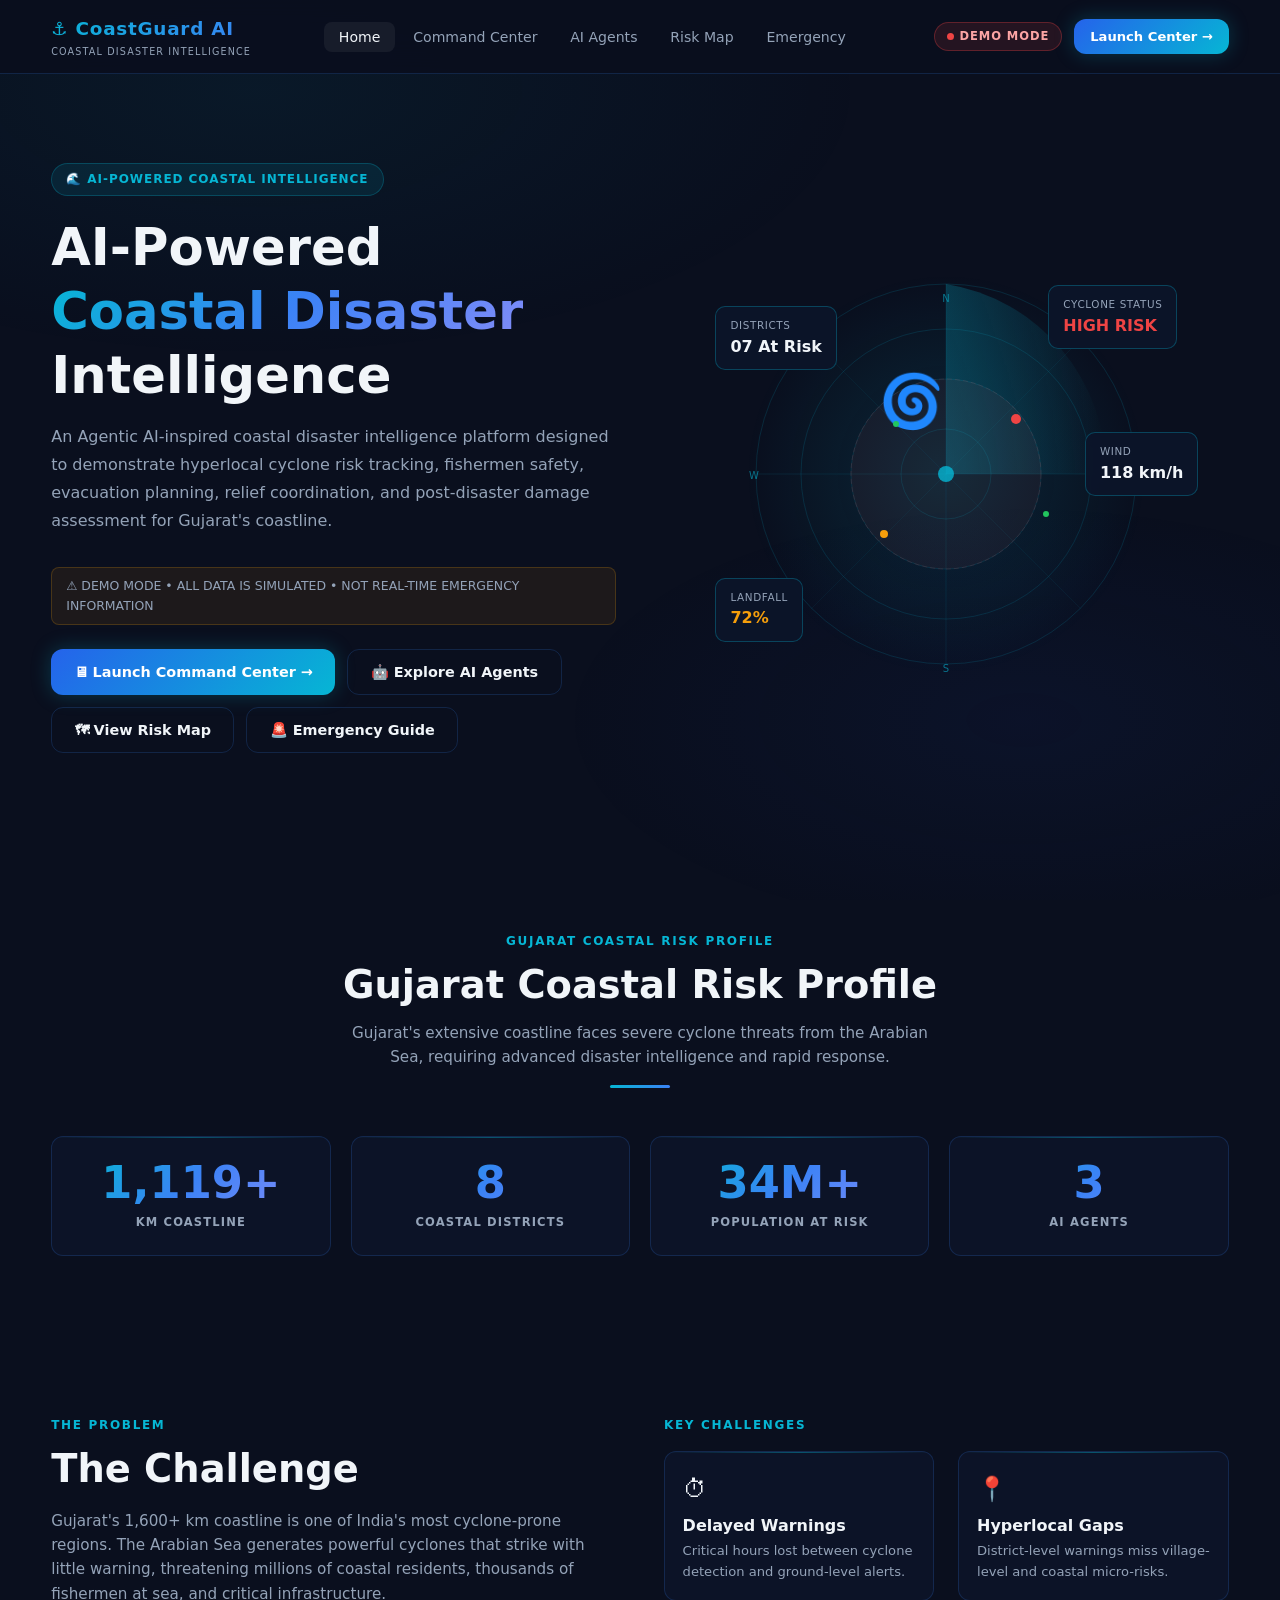
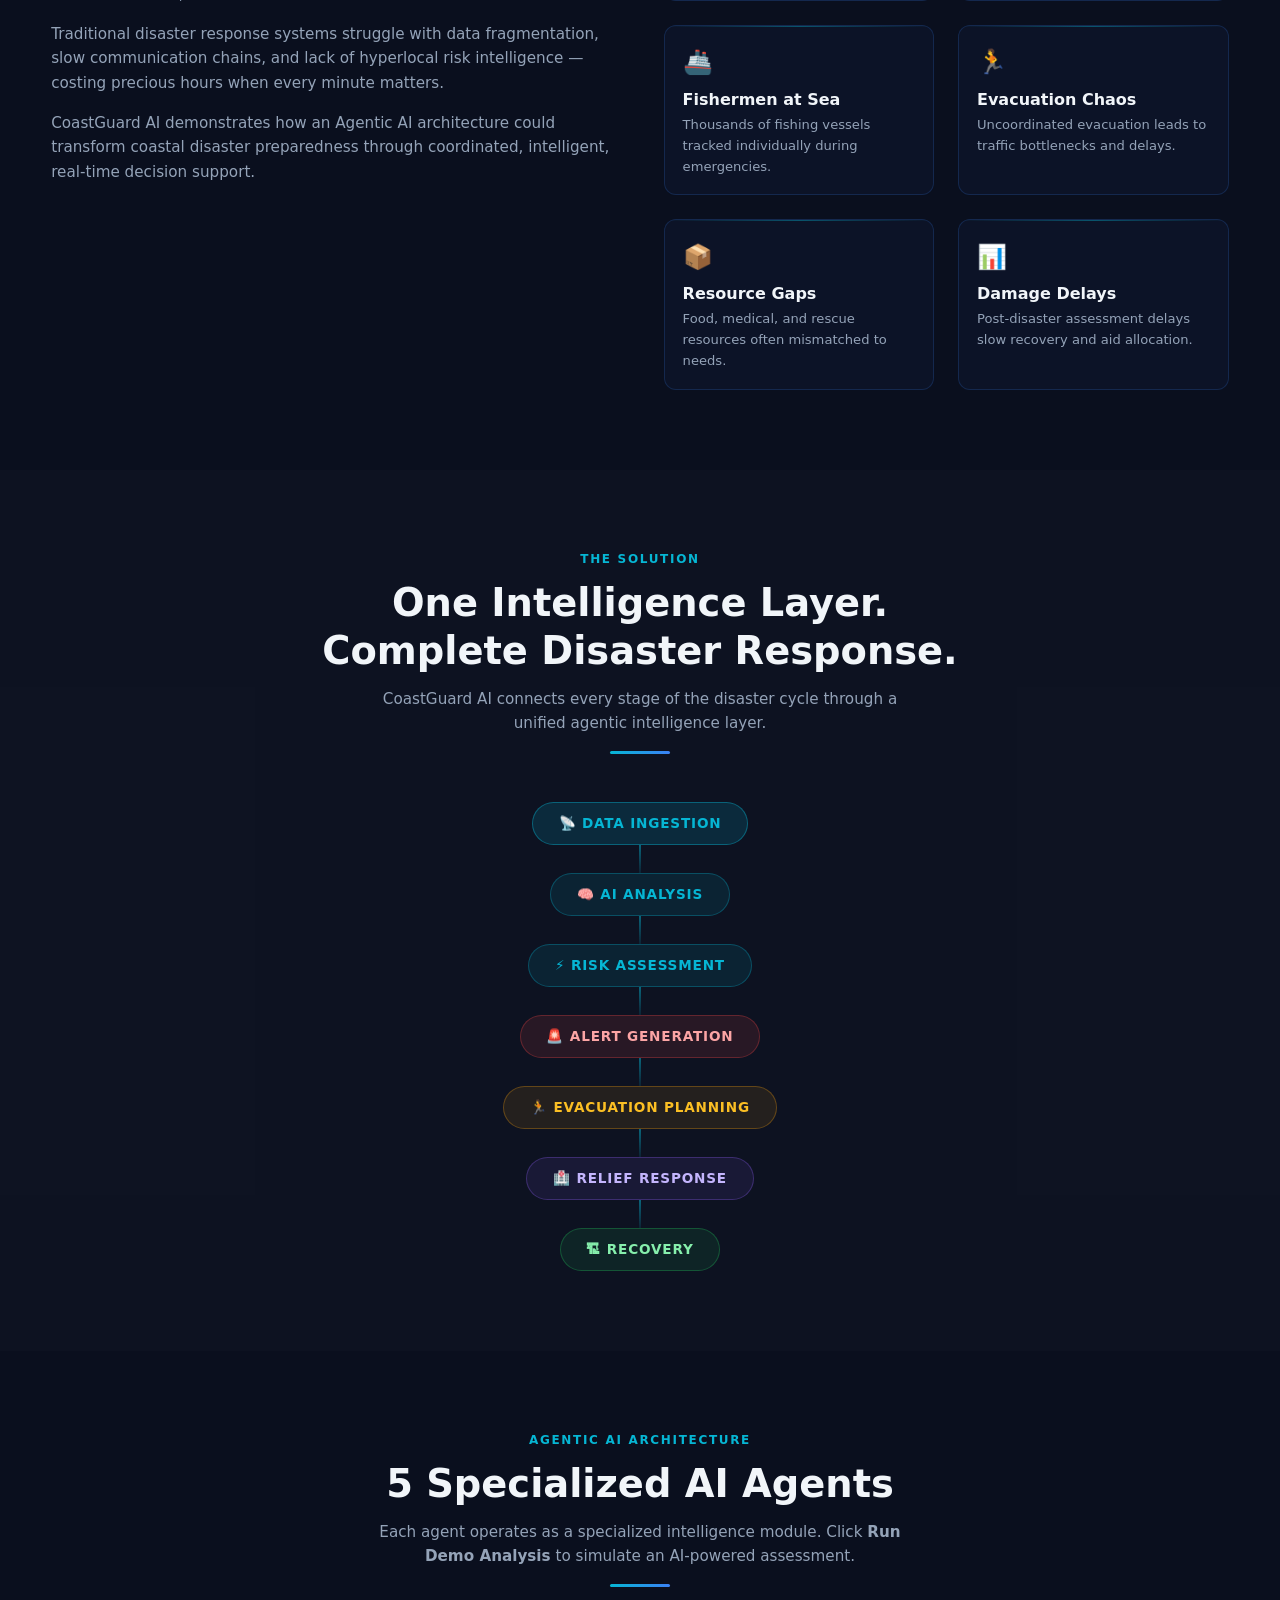
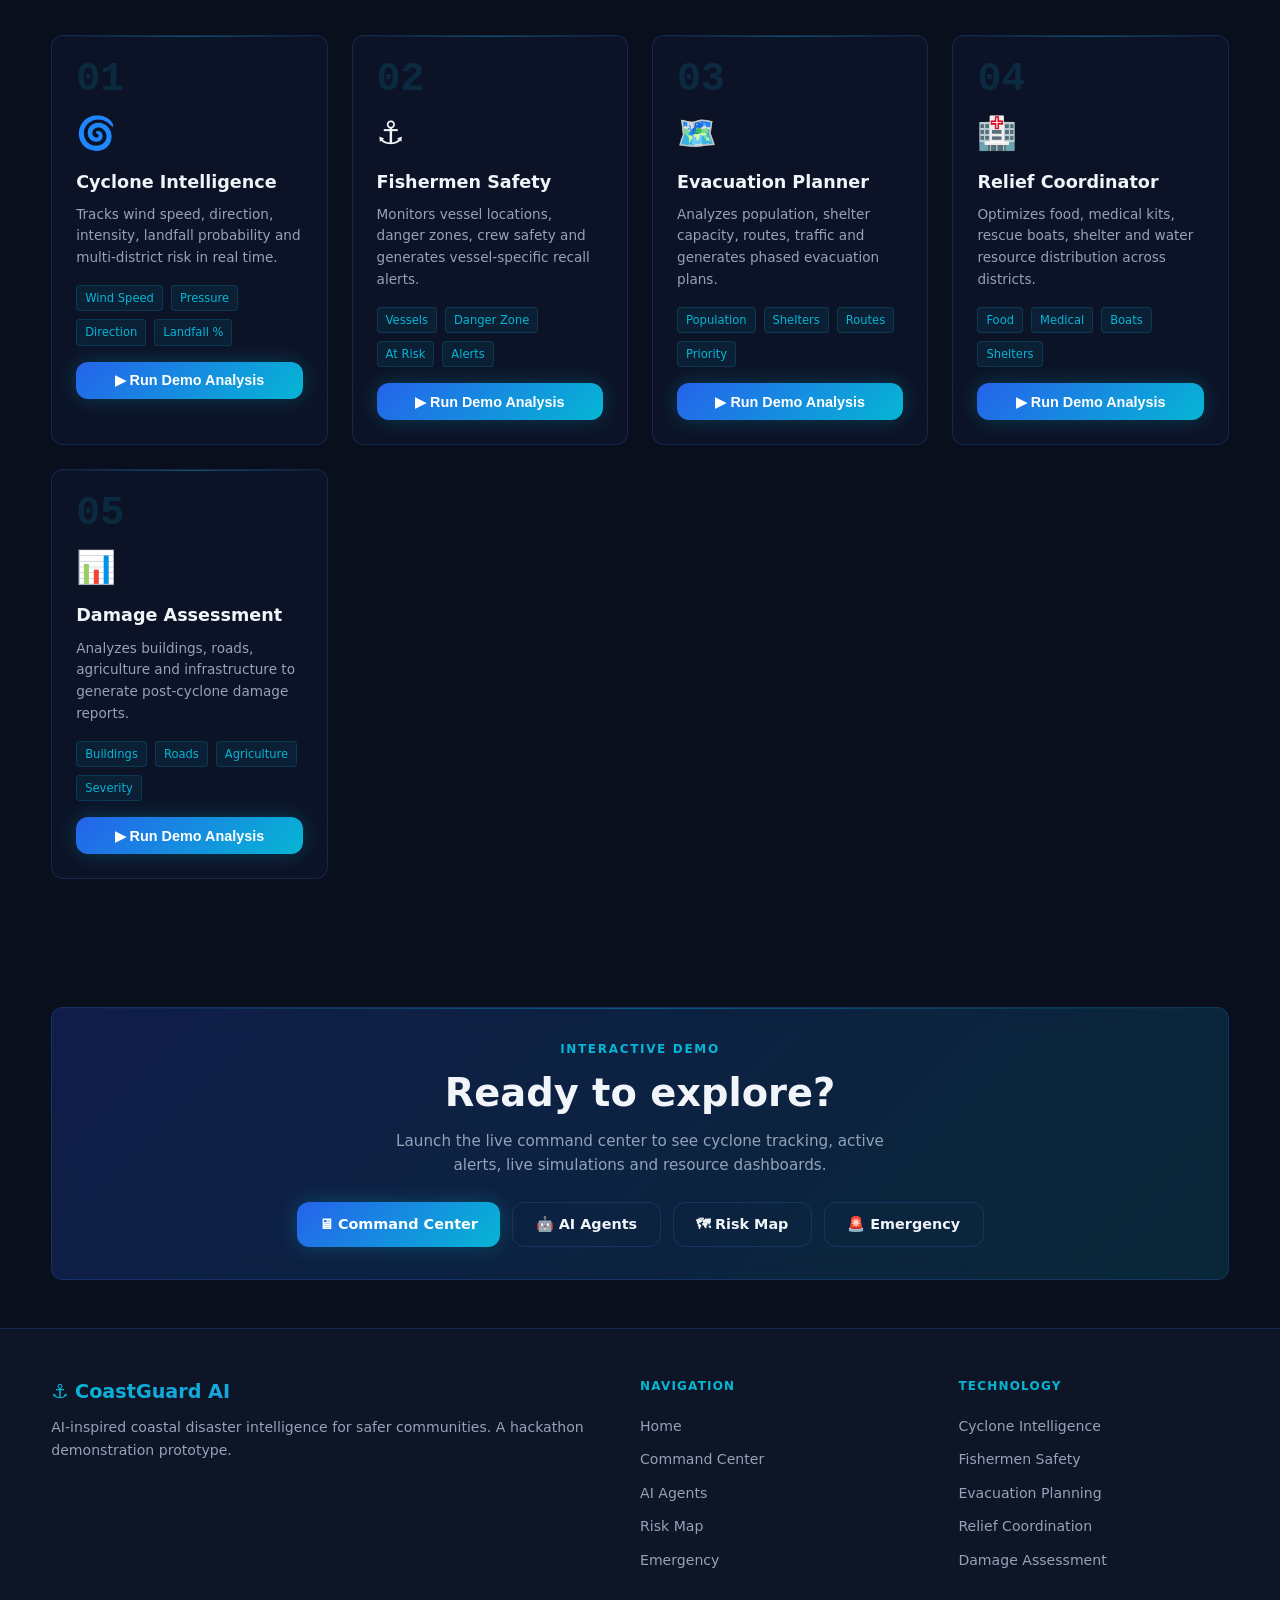
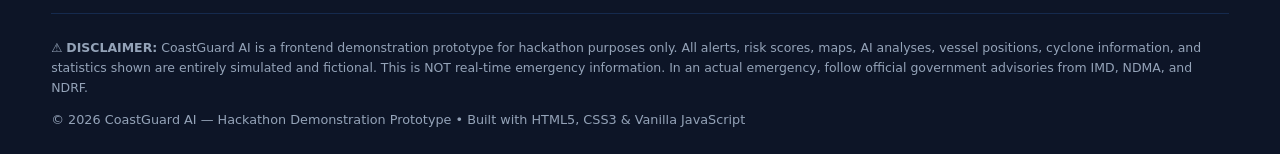
<file: coastguard-ai/index.html>
<!DOCTYPE html>
<html lang="en">
<head>
<meta charset="UTF-8"/>
<meta name="viewport" content="width=device-width, initial-scale=1.0"/>
<title>CoastGuard AI — Coastal Disaster Intelligence</title>
<meta name="description" content="AI-Powered Coastal Disaster Intelligence — Cyclone tracking, fishermen safety, evacuation planning and relief coordination for Gujarat's coastline."/>
<link rel="stylesheet" href="css/style.css"/>
</head>
<body>

<!-- ═══════════════════ NAVBAR ═══════════════════ -->
<nav class="navbar">
  <div class="container">
    <div class="nav-inner">
      <a href="index.html" class="nav-logo">
        <span class="nav-logo-title">⚓ CoastGuard AI</span>
        <span class="nav-logo-sub">Coastal Disaster Intelligence</span>
      </a>
      <ul class="nav-links">
        <li><a href="index.html" class="active">Home</a></li>
        <li><a href="command-center.html">Command Center</a></li>
        <li><a href="ai-agents.html">AI Agents</a></li>
        <li><a href="risk-map.html">Risk Map</a></li>
        <li><a href="emergency.html">Emergency</a></li>
      </ul>
      <div class="nav-right">
        <span class="demo-badge">DEMO MODE</span>
        <a href="command-center.html" class="btn btn-primary btn-sm">Launch Center →</a>
        <button class="nav-hamburger" id="hamburger" aria-label="Menu">
          <span></span><span></span><span></span>
        </button>
      </div>
    </div>
    <nav class="nav-mobile" id="mobileNav">
      <a href="index.html">Home</a>
      <a href="command-center.html">Command Center</a>
      <a href="ai-agents.html">AI Agents</a>
      <a href="risk-map.html">Risk Map</a>
      <a href="emergency.html">Emergency</a>
    </nav>
  </div>
</nav>

<!-- ═══════════════════ HERO ═══════════════════ -->
<section class="hero">
  <div class="container">
    <div class="hero-inner">
      <!-- Left content -->
      <div>
        <div class="hero-tag">🌊 AI-Powered Coastal Intelligence</div>
        <h1 class="hero-title">
          AI-Powered<br/>
          <span class="text-gradient">Coastal Disaster</span><br/>
          Intelligence
        </h1>
        <p class="hero-desc">
          An Agentic AI-inspired coastal disaster intelligence platform designed to demonstrate
          hyperlocal cyclone risk tracking, fishermen safety, evacuation planning, relief
          coordination, and post-disaster damage assessment for Gujarat's coastline.
        </p>
        <div class="hero-demo-note">
          ⚠ DEMO MODE • ALL DATA IS SIMULATED • NOT REAL-TIME EMERGENCY INFORMATION
        </div>
        <div class="hero-buttons mt-3">
          <a href="command-center.html" class="btn btn-primary">🖥 Launch Command Center →</a>
          <a href="ai-agents.html"      class="btn btn-outline">🤖 Explore AI Agents</a>
          <a href="risk-map.html"       class="btn btn-outline">🗺 View Risk Map</a>
          <a href="emergency.html"      class="btn btn-outline">🚨 Emergency Guide</a>
        </div>
      </div>

      <!-- Right — Radar Visual -->
      <div class="hero-visual">
        <div class="radar-wrap">
          <svg class="radar-svg" viewBox="0 0 420 420" xmlns="http://www.w3.org/2000/svg">
            <defs>
              <radialGradient id="radarGlow" cx="50%" cy="50%">
                <stop offset="0%"   stop-color="#06b6d4" stop-opacity="0.15"/>
                <stop offset="100%" stop-color="#06b6d4" stop-opacity="0"/>
              </radialGradient>
              <linearGradient id="sweepGrad" x1="0" y1="0" x2="1" y2="0">
                <stop offset="0%"   stop-color="#06b6d4" stop-opacity="0.7"/>
                <stop offset="100%" stop-color="#06b6d4" stop-opacity="0"/>
              </linearGradient>
            </defs>
            <!-- BG glow -->
            <circle cx="210" cy="210" r="200" fill="url(#radarGlow)"/>
            <!-- Rings -->
            <circle cx="210" cy="210" r="190" class="radar-ring"/>
            <circle cx="210" cy="210" r="145" class="radar-ring"/>
            <circle cx="210" cy="210" r="95"  class="radar-ring"/>
            <circle cx="210" cy="210" r="45"  class="radar-ring"/>
            <!-- Crosshairs -->
            <line x1="210" y1="20" x2="210" y2="400" stroke="rgba(6,182,212,0.1)" stroke-width="1"/>
            <line x1="20"  y1="210" x2="400" y2="210" stroke="rgba(6,182,212,0.1)" stroke-width="1"/>
            <line x1="75"  y1="75"  x2="345" y2="345" stroke="rgba(6,182,212,0.06)" stroke-width="1"/>
            <line x1="345" y1="75"  x2="75"  y2="345" stroke="rgba(6,182,212,0.06)" stroke-width="1"/>
            <!-- Sweep -->
            <g class="radar-sweep">
              <path d="M210,210 L210,20 A190,190 0 0,1 370,210 Z" fill="url(#sweepGrad)" opacity="0.35"/>
            </g>
            <!-- Risk zones -->
            <circle cx="210" cy="210" r="95" fill="rgba(239,68,68,0.06)" stroke="rgba(239,68,68,0.15)" stroke-width="1" stroke-dasharray="5,3"/>
            <!-- Cyclone -->
            <g class="cyclone-icon">
              <text x="175" y="155" font-size="52" text-anchor="middle">🌀</text>
            </g>
            <!-- Blips -->
            <circle class="radar-blip" cx="280" cy="155" r="5" fill="#ef4444"/>
            <circle class="radar-blip" cx="148" cy="270" r="4" fill="#f59e0b" style="animation-delay:0.5s"/>
            <circle class="radar-blip" cx="310" cy="250" r="3" fill="#22c55e" style="animation-delay:1s"/>
            <circle class="radar-blip" cx="160" cy="160" r="3" fill="#22c55e" style="animation-delay:1.5s"/>
            <!-- Center -->
            <circle class="radar-center-glow" cx="210" cy="210" r="8" fill="#06b6d4" opacity="0.8"/>
            <!-- Labels -->
            <text x="210" y="38"  text-anchor="middle" font-family="system-ui" font-size="10" fill="rgba(6,182,212,0.6)">N</text>
            <text x="395" y="215" text-anchor="middle" font-family="system-ui" font-size="10" fill="rgba(6,182,212,0.6)">E</text>
            <text x="210" y="408" text-anchor="middle" font-family="system-ui" font-size="10" fill="rgba(6,182,212,0.6)">S</text>
            <text x="18"  y="215" text-anchor="middle" font-family="system-ui" font-size="10" fill="rgba(6,182,212,0.6)">W</text>
          </svg>
          <!-- Floating data cards -->
          <div class="hero-data-cards">
            <div class="hdc top-right">
              <div class="hdc-label">Cyclone Status</div>
              <div class="hdc-value" style="color:#ef4444">HIGH RISK</div>
            </div>
            <div class="hdc mid-right">
              <div class="hdc-label">Wind</div>
              <div class="hdc-value">118 km/h</div>
            </div>
            <div class="hdc bot-left">
              <div class="hdc-label">Landfall</div>
              <div class="hdc-value" style="color:#f59e0b">72%</div>
            </div>
            <div class="hdc top-left">
              <div class="hdc-label">Districts</div>
              <div class="hdc-value">07 At Risk</div>
            </div>
          </div>
        </div>
      </div>
    </div>
  </div>
</section>

<!-- ═══════════════════ COASTAL PROFILE STATS ═══════════════════ -->
<section class="section" style="padding-top:2rem">
  <div class="container">
    <div class="section-header">
      <div class="section-label">Gujarat Coastal Risk Profile</div>
      <h2>Gujarat Coastal Risk Profile</h2>
      <p style="max-width:600px;margin:0.75rem auto 0">Gujarat's extensive coastline faces severe cyclone threats from the Arabian Sea, requiring advanced disaster intelligence and rapid response.</p>
      <div class="section-divider"></div>
    </div>
    <div class="grid-4">
      <div class="card stat-card">
        <div class="stat-number text-gradient"><span data-count="1600" data-suffix="+">0</span></div>
        <div class="stat-label">KM Coastline</div>
      </div>
      <div class="card stat-card">
        <div class="stat-number text-gradient"><span data-count="12">0</span></div>
        <div class="stat-label">Coastal Districts</div>
      </div>
      <div class="card stat-card">
        <div class="stat-number text-gradient"><span data-count="50" data-suffix="M+">0</span></div>
        <div class="stat-label">Population at Risk</div>
      </div>
      <div class="card stat-card">
        <div class="stat-number text-gradient"><span data-count="5">0</span></div>
        <div class="stat-label">AI Agents</div>
      </div>
    </div>
  </div>
</section>

<!-- ═══════════════════ THE CHALLENGE ═══════════════════ -->
<section class="section">
  <div class="container">
    <div class="grid-2" style="align-items:start;gap:3rem">
      <div>
        <div class="section-label">The Problem</div>
        <h2 style="margin-bottom:1rem">The Challenge</h2>
        <p style="margin-bottom:1rem">
          Gujarat's 1,600+ km coastline is one of India's most cyclone-prone regions. The Arabian
          Sea generates powerful cyclones that strike with little warning, threatening millions of
          coastal residents, thousands of fishermen at sea, and critical infrastructure.
        </p>
        <p style="margin-bottom:1rem">
          Traditional disaster response systems struggle with data fragmentation, slow communication
          chains, and lack of hyperlocal risk intelligence — costing precious hours when every minute
          matters.
        </p>
        <p>
          CoastGuard AI demonstrates how an Agentic AI architecture could transform coastal disaster
          preparedness through coordinated, intelligent, real-time decision support.
        </p>
      </div>
      <div>
        <div class="section-label" style="margin-bottom:1rem">Key Challenges</div>
        <div class="grid-2">
          <div class="card card-pad" style="padding:1.1rem">
            <div style="font-size:1.5rem;margin-bottom:0.5rem">⏱</div>
            <h4>Delayed Warnings</h4>
            <p style="font-size:0.82rem;margin-top:4px">Critical hours lost between cyclone detection and ground-level alerts.</p>
          </div>
          <div class="card card-pad" style="padding:1.1rem">
            <div style="font-size:1.5rem;margin-bottom:0.5rem">📍</div>
            <h4>Hyperlocal Gaps</h4>
            <p style="font-size:0.82rem;margin-top:4px">District-level warnings miss village-level and coastal micro-risks.</p>
          </div>
          <div class="card card-pad" style="padding:1.1rem">
            <div style="font-size:1.5rem;margin-bottom:0.5rem">🚢</div>
            <h4>Fishermen at Sea</h4>
            <p style="font-size:0.82rem;margin-top:4px">Thousands of fishing vessels tracked individually during emergencies.</p>
          </div>
          <div class="card card-pad" style="padding:1.1rem">
            <div style="font-size:1.5rem;margin-bottom:0.5rem">🏃</div>
            <h4>Evacuation Chaos</h4>
            <p style="font-size:0.82rem;margin-top:4px">Uncoordinated evacuation leads to traffic bottlenecks and delays.</p>
          </div>
          <div class="card card-pad" style="padding:1.1rem">
            <div style="font-size:1.5rem;margin-bottom:0.5rem">📦</div>
            <h4>Resource Gaps</h4>
            <p style="font-size:0.82rem;margin-top:4px">Food, medical, and rescue resources often mismatched to needs.</p>
          </div>
          <div class="card card-pad" style="padding:1.1rem">
            <div style="font-size:1.5rem;margin-bottom:0.5rem">📊</div>
            <h4>Damage Delays</h4>
            <p style="font-size:0.82rem;margin-top:4px">Post-disaster assessment delays slow recovery and aid allocation.</p>
          </div>
        </div>
      </div>
    </div>
  </div>
</section>

<!-- ═══════════════════ THE SOLUTION ═══════════════════ -->
<section class="section" style="background:rgba(255,255,255,0.015)">
  <div class="container">
    <div class="section-header">
      <div class="section-label">The Solution</div>
      <h2>One Intelligence Layer.<br/>Complete Disaster Response.</h2>
      <p style="max-width:560px;margin:0.75rem auto 0">CoastGuard AI connects every stage of the disaster cycle through a unified agentic intelligence layer.</p>
      <div class="section-divider"></div>
    </div>
    <div style="display:flex;justify-content:center">
      <div class="flow-list">
        <div class="flow-step">
          <div class="flow-node" style="background:rgba(6,182,212,0.15);border-color:rgba(6,182,212,0.4)">📡 Data Ingestion</div>
          <div class="flow-arrow"></div>
        </div>
        <div class="flow-step">
          <div class="flow-node">🧠 AI Analysis</div>
          <div class="flow-arrow"></div>
        </div>
        <div class="flow-step">
          <div class="flow-node">⚡ Risk Assessment</div>
          <div class="flow-arrow"></div>
        </div>
        <div class="flow-step">
          <div class="flow-node" style="background:rgba(239,68,68,0.12);border-color:rgba(239,68,68,0.3);color:#fca5a5">🚨 Alert Generation</div>
          <div class="flow-arrow"></div>
        </div>
        <div class="flow-step">
          <div class="flow-node" style="background:rgba(245,158,11,0.1);border-color:rgba(245,158,11,0.3);color:#fbbf24">🏃 Evacuation Planning</div>
          <div class="flow-arrow"></div>
        </div>
        <div class="flow-step">
          <div class="flow-node" style="background:rgba(139,92,246,0.1);border-color:rgba(139,92,246,0.3);color:#c4b5fd">🏥 Relief Response</div>
          <div class="flow-arrow"></div>
        </div>
        <div class="flow-step">
          <div class="flow-node" style="background:rgba(34,197,94,0.1);border-color:rgba(34,197,94,0.3);color:#86efac">🏗 Recovery</div>
        </div>
      </div>
    </div>
  </div>
</section>

<!-- ═══════════════════ AI AGENTS ═══════════════════ -->
<section class="section">
  <div class="container">
    <div class="section-header">
      <div class="section-label">Agentic AI Architecture</div>
      <h2>5 Specialized AI Agents</h2>
      <p style="max-width:560px;margin:0.75rem auto 0">Each agent operates as a specialized intelligence module. Click <strong>Run Demo Analysis</strong> to simulate an AI-powered assessment.</p>
      <div class="section-divider"></div>
    </div>
    <div class="grid-auto">
      <!-- Agent 01 -->
      <div class="card agent-card">
        <div class="agent-number">01</div>
        <div style="font-size:2rem;margin-bottom:0.5rem">🌀</div>
        <div class="agent-name">Cyclone Intelligence</div>
        <div class="agent-desc">Tracks wind speed, direction, intensity, landfall probability and multi-district risk in real time.</div>
        <div class="agent-metrics">
          <span class="agent-metric">Wind Speed</span>
          <span class="agent-metric">Pressure</span>
          <span class="agent-metric">Direction</span>
          <span class="agent-metric">Landfall %</span>
        </div>
        <button class="btn btn-primary btn-full" data-agent="cyclone">▶ Run Demo Analysis</button>
      </div>
      <!-- Agent 02 -->
      <div class="card agent-card">
        <div class="agent-number">02</div>
        <div style="font-size:2rem;margin-bottom:0.5rem">⚓</div>
        <div class="agent-name">Fishermen Safety</div>
        <div class="agent-desc">Monitors vessel locations, danger zones, crew safety and generates vessel-specific recall alerts.</div>
        <div class="agent-metrics">
          <span class="agent-metric">Vessels</span>
          <span class="agent-metric">Danger Zone</span>
          <span class="agent-metric">At Risk</span>
          <span class="agent-metric">Alerts</span>
        </div>
        <button class="btn btn-primary btn-full" data-agent="fishermen">▶ Run Demo Analysis</button>
      </div>
      <!-- Agent 03 -->
      <div class="card agent-card">
        <div class="agent-number">03</div>
        <div style="font-size:2rem;margin-bottom:0.5rem">🗺️</div>
        <div class="agent-name">Evacuation Planner</div>
        <div class="agent-desc">Analyzes population, shelter capacity, routes, traffic and generates phased evacuation plans.</div>
        <div class="agent-metrics">
          <span class="agent-metric">Population</span>
          <span class="agent-metric">Shelters</span>
          <span class="agent-metric">Routes</span>
          <span class="agent-metric">Priority</span>
        </div>
        <button class="btn btn-primary btn-full" data-agent="evacuation">▶ Run Demo Analysis</button>
      </div>
      <!-- Agent 04 -->
      <div class="card agent-card">
        <div class="agent-number">04</div>
        <div style="font-size:2rem;margin-bottom:0.5rem">🏥</div>
        <div class="agent-name">Relief Coordinator</div>
        <div class="agent-desc">Optimizes food, medical kits, rescue boats, shelter and water resource distribution across districts.</div>
        <div class="agent-metrics">
          <span class="agent-metric">Food</span>
          <span class="agent-metric">Medical</span>
          <span class="agent-metric">Boats</span>
          <span class="agent-metric">Shelters</span>
        </div>
        <button class="btn btn-primary btn-full" data-agent="relief">▶ Run Demo Analysis</button>
      </div>
      <!-- Agent 05 -->
      <div class="card agent-card">
        <div class="agent-number">05</div>
        <div style="font-size:2rem;margin-bottom:0.5rem">📊</div>
        <div class="agent-name">Damage Assessment</div>
        <div class="agent-desc">Analyzes buildings, roads, agriculture and infrastructure to generate post-cyclone damage reports.</div>
        <div class="agent-metrics">
          <span class="agent-metric">Buildings</span>
          <span class="agent-metric">Roads</span>
          <span class="agent-metric">Agriculture</span>
          <span class="agent-metric">Severity</span>
        </div>
        <button class="btn btn-primary btn-full" data-agent="damage">▶ Run Demo Analysis</button>
      </div>
    </div>
  </div>
</section>

<!-- ═══════════════════ CTA BANNER ═══════════════════ -->
<section class="section" style="padding:3rem 0">
  <div class="container">
    <div class="card card-pad-lg" style="text-align:center;background:linear-gradient(135deg,rgba(30,64,175,0.3),rgba(6,182,212,0.15))">
      <div class="section-label">Interactive Demo</div>
      <h2 style="margin-bottom:0.75rem">Ready to explore?</h2>
      <p style="max-width:500px;margin:0 auto 1.5rem">Launch the live command center to see cyclone tracking, active alerts, live simulations and resource dashboards.</p>
      <div style="display:flex;flex-wrap:wrap;gap:0.75rem;justify-content:center">
        <a href="command-center.html" class="btn btn-primary">🖥 Command Center</a>
        <a href="ai-agents.html"      class="btn btn-outline">🤖 AI Agents</a>
        <a href="risk-map.html"       class="btn btn-outline">🗺 Risk Map</a>
        <a href="emergency.html"      class="btn btn-outline">🚨 Emergency</a>
      </div>
    </div>
  </div>
</section>

<!-- ═══════════════════ FOOTER ═══════════════════ -->
<footer class="footer">
  <div class="container">
    <div class="footer-grid">
      <div>
        <div class="footer-logo-title">⚓ CoastGuard AI</div>
        <div class="footer-desc">AI-inspired coastal disaster intelligence for safer communities. A hackathon demonstration prototype.</div>
      </div>
      <div>
        <div class="footer-heading">Navigation</div>
        <ul class="footer-links">
          <li><a href="index.html">Home</a></li>
          <li><a href="command-center.html">Command Center</a></li>
          <li><a href="ai-agents.html">AI Agents</a></li>
          <li><a href="risk-map.html">Risk Map</a></li>
          <li><a href="emergency.html">Emergency</a></li>
        </ul>
      </div>
      <div>
        <div class="footer-heading">Technology</div>
        <ul class="footer-links">
          <li><a href="#">Cyclone Intelligence</a></li>
          <li><a href="#">Fishermen Safety</a></li>
          <li><a href="#">Evacuation Planning</a></li>
          <li><a href="#">Relief Coordination</a></li>
          <li><a href="#">Damage Assessment</a></li>
        </ul>
      </div>
    </div>
    <div class="footer-bottom">
      <div class="footer-disclaimer">
        ⚠ <strong>DISCLAIMER:</strong> CoastGuard AI is a frontend demonstration prototype for hackathon purposes only. All alerts, risk scores, maps, AI analyses, vessel positions, cyclone information, and statistics shown are entirely simulated and fictional. This is NOT real-time emergency information. In an actual emergency, follow official government advisories from IMD, NDMA, and NDRF.
      </div>
      <div class="footer-copy">© 2026 CoastGuard AI — Hackathon Demonstration Prototype • Built with HTML5, CSS3 & Vanilla JavaScript</div>
    </div>
  </div>
</footer>

<!-- ═══════════════════ AI AGENT MODAL ═══════════════════ -->
<div class="modal-overlay" id="agentModal">
  <div class="modal">
    <div class="modal-header">
      <div>
        <div class="modal-title" id="modalTitle">AI Agent Analysis</div>
        <div style="font-size:0.75rem;color:var(--muted);margin-top:2px">SIMULATED DEMO — NOT REAL AI</div>
      </div>
      <button class="modal-close" aria-label="Close">×</button>
    </div>
    <div class="modal-body">
      <div class="terminal" id="terminalOutput"></div>
      <div class="terminal-result hidden" id="terminalResult"></div>
    </div>
    <div class="modal-footer">
      <button class="btn btn-outline modal-close">Close</button>
    </div>
  </div>
</div>

<script src="js/mock-data.js"></script>
<script src="js/main.js"></script>
</body>
</html>
</file>
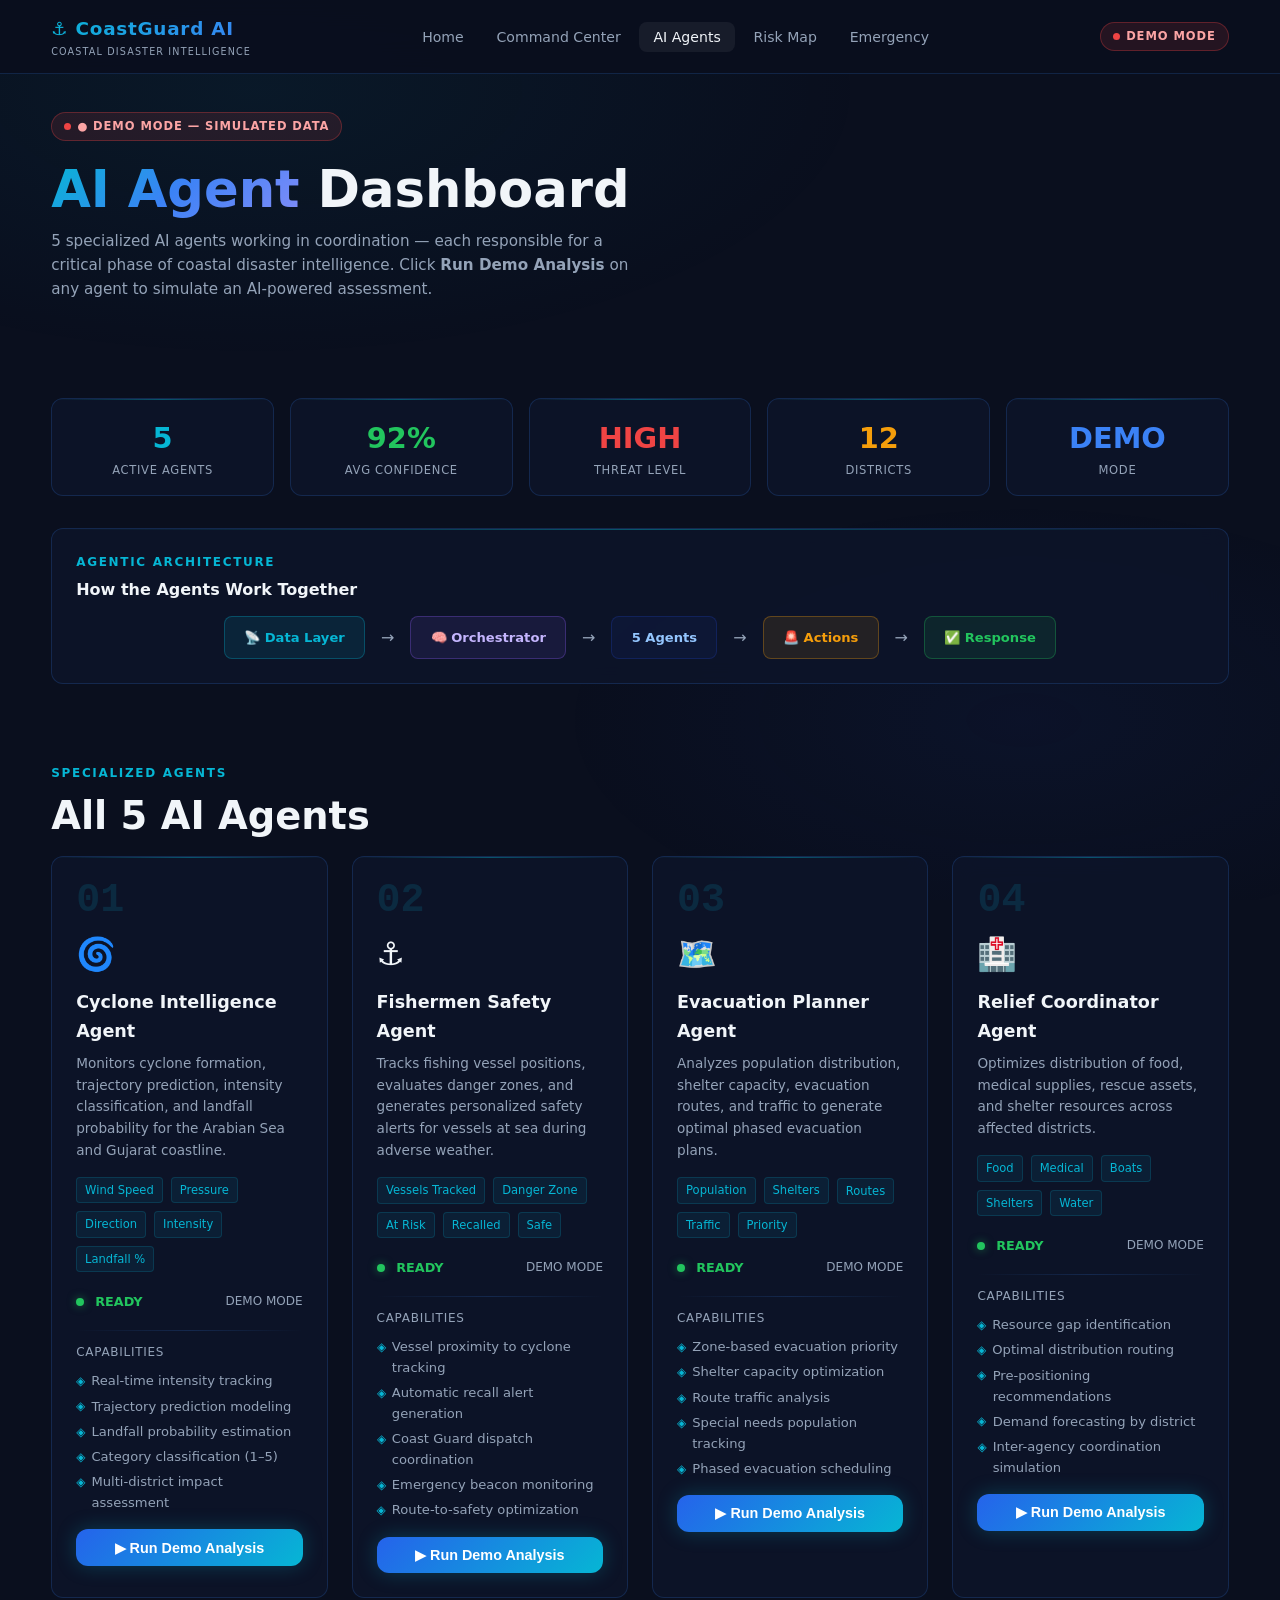
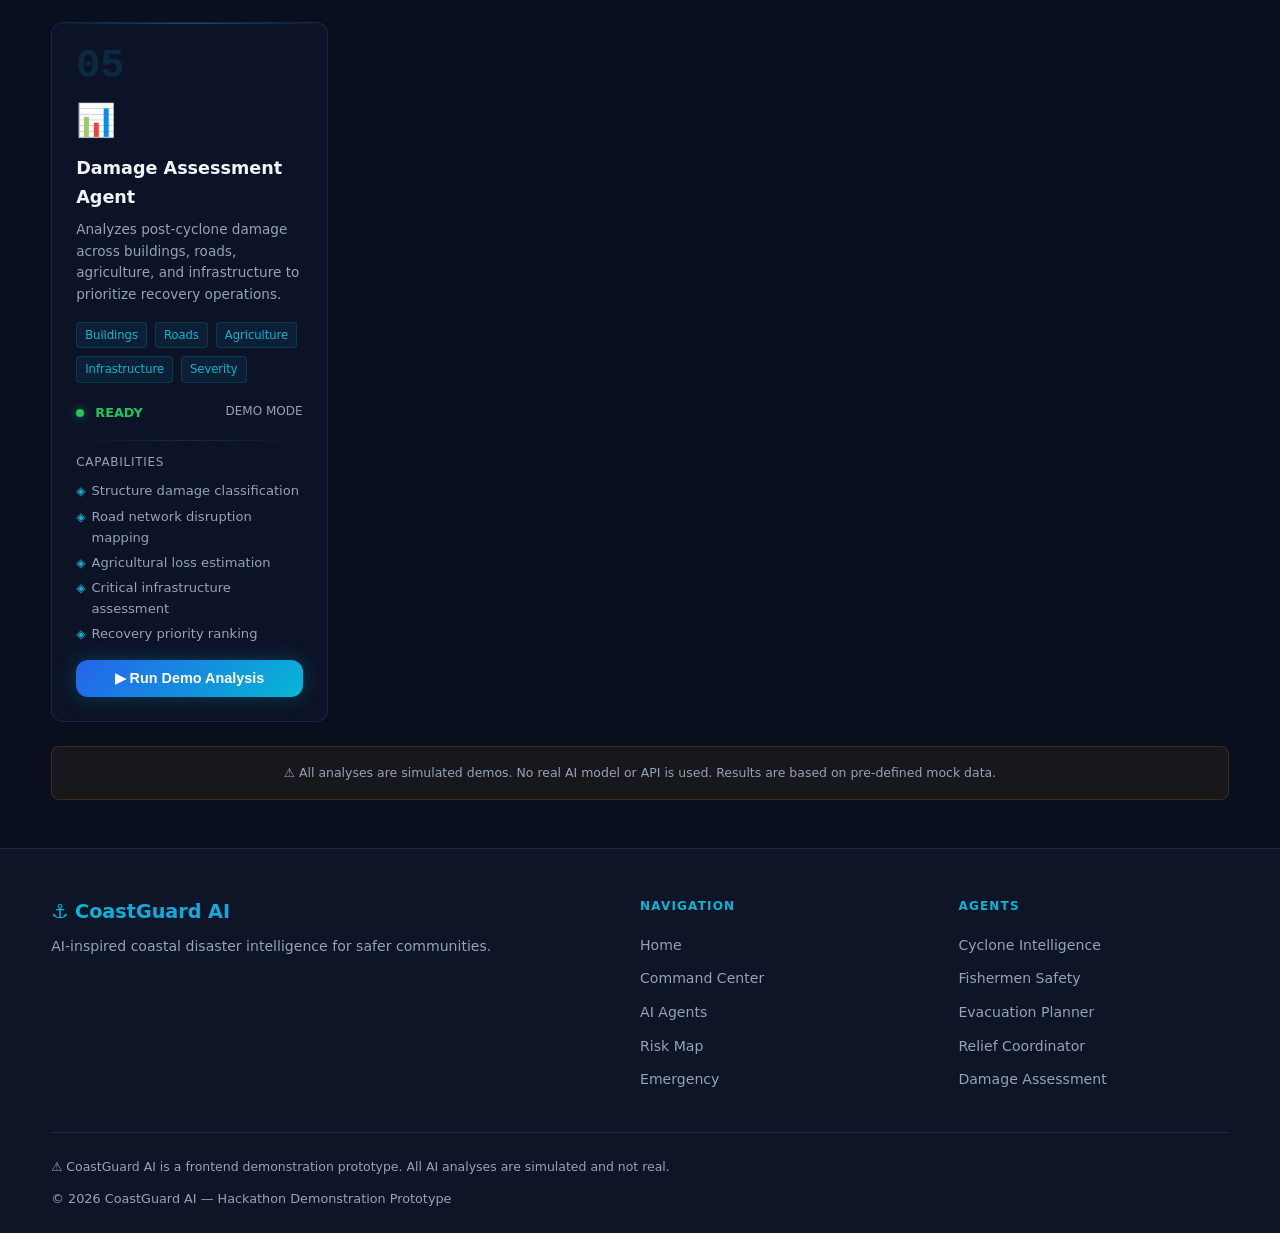
<file: coastguard-ai/ai-agents.html>
<!DOCTYPE html>
<html lang="en">
<head>
<meta charset="UTF-8"/>
<meta name="viewport" content="width=device-width, initial-scale=1.0"/>
<title>AI Agents — CoastGuard AI</title>
<link rel="stylesheet" href="css/style.css"/>
</head>
<body>

<!-- NAVBAR -->
<nav class="navbar">
  <div class="container">
    <div class="nav-inner">
      <a href="index.html" class="nav-logo">
        <span class="nav-logo-title">⚓ CoastGuard AI</span>
        <span class="nav-logo-sub">Coastal Disaster Intelligence</span>
      </a>
      <ul class="nav-links">
        <li><a href="index.html">Home</a></li>
        <li><a href="command-center.html">Command Center</a></li>
        <li><a href="ai-agents.html" class="active">AI Agents</a></li>
        <li><a href="risk-map.html">Risk Map</a></li>
        <li><a href="emergency.html">Emergency</a></li>
      </ul>
      <div class="nav-right">
        <span class="demo-badge">DEMO MODE</span>
        <button class="nav-hamburger" id="hamburger" aria-label="Menu">
          <span></span><span></span><span></span>
        </button>
      </div>
    </div>
    <nav class="nav-mobile" id="mobileNav">
      <a href="index.html">Home</a>
      <a href="command-center.html">Command Center</a>
      <a href="ai-agents.html">AI Agents</a>
      <a href="risk-map.html">Risk Map</a>
      <a href="emergency.html">Emergency</a>
    </nav>
  </div>
</nav>

<!-- PAGE HEADER -->
<div class="page-header">
  <div class="container">
    <div class="page-header-badge"><span class="demo-badge">● DEMO MODE — SIMULATED DATA</span></div>
    <h1 style="margin-top:0.5rem"><span class="text-gradient">AI Agent</span> Dashboard</h1>
    <p style="max-width:580px;margin-top:0.5rem">
      5 specialized AI agents working in coordination — each responsible for a critical phase of
      coastal disaster intelligence. Click <strong>Run Demo Analysis</strong> on any agent to simulate
      an AI-powered assessment.
    </p>
  </div>
</div>

<!-- AGENT OVERVIEW STATS -->
<section class="section-sm">
  <div class="container">
    <div class="grid-5" style="gap:1rem;margin-bottom:2rem">
      <div class="card" style="padding:1rem;text-align:center">
        <div style="font-size:1.8rem;font-weight:800;color:var(--cyan)">5</div>
        <div style="font-size:0.72rem;color:var(--muted);text-transform:uppercase;letter-spacing:0.06em">Active Agents</div>
      </div>
      <div class="card" style="padding:1rem;text-align:center">
        <div style="font-size:1.8rem;font-weight:800;color:var(--safe)">92%</div>
        <div style="font-size:0.72rem;color:var(--muted);text-transform:uppercase;letter-spacing:0.06em">Avg Confidence</div>
      </div>
      <div class="card" style="padding:1rem;text-align:center">
        <div style="font-size:1.8rem;font-weight:800;color:var(--high)">HIGH</div>
        <div style="font-size:0.72rem;color:var(--muted);text-transform:uppercase;letter-spacing:0.06em">Threat Level</div>
      </div>
      <div class="card" style="padding:1rem;text-align:center">
        <div style="font-size:1.8rem;font-weight:800;color:var(--warn)">12</div>
        <div style="font-size:0.72rem;color:var(--muted);text-transform:uppercase;letter-spacing:0.06em">Districts</div>
      </div>
      <div class="card" style="padding:1rem;text-align:center">
        <div style="font-size:1.8rem;font-weight:800;color:var(--electric)">DEMO</div>
        <div style="font-size:0.72rem;color:var(--muted);text-transform:uppercase;letter-spacing:0.06em">Mode</div>
      </div>
    </div>

    <!-- Architecture diagram -->
    <div class="card card-pad" style="margin-bottom:2rem">
      <div class="section-label" style="margin-bottom:0.5rem">Agentic Architecture</div>
      <h4 style="margin-bottom:1rem">How the Agents Work Together</h4>
      <div style="display:flex;flex-wrap:wrap;justify-content:center;align-items:center;gap:1rem">
        <div style="background:rgba(6,182,212,0.1);border:1px solid rgba(6,182,212,0.3);border-radius:8px;padding:0.6rem 1.2rem;font-size:0.82rem;font-weight:600;color:var(--cyan)">📡 Data Layer</div>
        <div style="color:var(--muted)">→</div>
        <div style="background:rgba(139,92,246,0.1);border:1px solid rgba(139,92,246,0.3);border-radius:8px;padding:0.6rem 1.2rem;font-size:0.82rem;font-weight:600;color:#c4b5fd">🧠 Orchestrator</div>
        <div style="color:var(--muted)">→</div>
        <div style="background:rgba(30,64,175,0.1);border:1px solid rgba(30,64,175,0.3);border-radius:8px;padding:0.6rem 1.2rem;font-size:0.82rem;font-weight:600;color:#93c5fd">5 Agents</div>
        <div style="color:var(--muted)">→</div>
        <div style="background:rgba(245,158,11,0.1);border:1px solid rgba(245,158,11,0.3);border-radius:8px;padding:0.6rem 1.2rem;font-size:0.82rem;font-weight:600;color:var(--warn)">🚨 Actions</div>
        <div style="color:var(--muted)">→</div>
        <div style="background:rgba(34,197,94,0.1);border:1px solid rgba(34,197,94,0.3);border-radius:8px;padding:0.6rem 1.2rem;font-size:0.82rem;font-weight:600;color:var(--safe)">✅ Response</div>
      </div>
    </div>
  </div>
</section>

<!-- AGENT CARDS — rendered by JS -->
<section class="section-sm" style="padding-top:0">
  <div class="container">
    <div style="margin-bottom:1rem">
      <div class="section-label">Specialized Agents</div>
      <h2>All 5 AI Agents</h2>
    </div>
    <div class="grid-auto" id="agentCardsContainer"></div>
    <div style="margin-top:1.5rem;font-size:0.78rem;color:var(--muted);text-align:center;padding:1rem;background:rgba(245,158,11,0.06);border:1px solid rgba(245,158,11,0.15);border-radius:8px">
      ⚠ All analyses are simulated demos. No real AI model or API is used. Results are based on pre-defined mock data.
    </div>
  </div>
</section>

<!-- FOOTER -->
<footer class="footer">
  <div class="container">
    <div class="footer-grid">
      <div>
        <div class="footer-logo-title">⚓ CoastGuard AI</div>
        <div class="footer-desc">AI-inspired coastal disaster intelligence for safer communities.</div>
      </div>
      <div>
        <div class="footer-heading">Navigation</div>
        <ul class="footer-links">
          <li><a href="index.html">Home</a></li>
          <li><a href="command-center.html">Command Center</a></li>
          <li><a href="ai-agents.html">AI Agents</a></li>
          <li><a href="risk-map.html">Risk Map</a></li>
          <li><a href="emergency.html">Emergency</a></li>
        </ul>
      </div>
      <div>
        <div class="footer-heading">Agents</div>
        <ul class="footer-links">
          <li><a href="#">Cyclone Intelligence</a></li>
          <li><a href="#">Fishermen Safety</a></li>
          <li><a href="#">Evacuation Planner</a></li>
          <li><a href="#">Relief Coordinator</a></li>
          <li><a href="#">Damage Assessment</a></li>
        </ul>
      </div>
    </div>
    <div class="footer-bottom">
      <div class="footer-disclaimer">⚠ CoastGuard AI is a frontend demonstration prototype. All AI analyses are simulated and not real.</div>
      <div class="footer-copy">© 2026 CoastGuard AI — Hackathon Demonstration Prototype</div>
    </div>
  </div>
</footer>

<!-- AI Agent Modal -->
<div class="modal-overlay" id="agentModal">
  <div class="modal">
    <div class="modal-header">
      <div>
        <div class="modal-title" id="modalTitle">AI Agent Analysis</div>
        <div style="font-size:0.75rem;color:var(--muted);margin-top:2px">SIMULATED DEMO — NOT REAL AI</div>
      </div>
      <button class="modal-close" aria-label="Close">×</button>
    </div>
    <div class="modal-body">
      <div class="terminal" id="terminalOutput"></div>
      <div class="terminal-result hidden" id="terminalResult"></div>
    </div>
    <div class="modal-footer">
      <button class="btn btn-outline modal-close">Close</button>
    </div>
  </div>
</div>

<script src="js/mock-data.js"></script>
<script src="js/agents.js"></script>
</body>
</html>
</file>
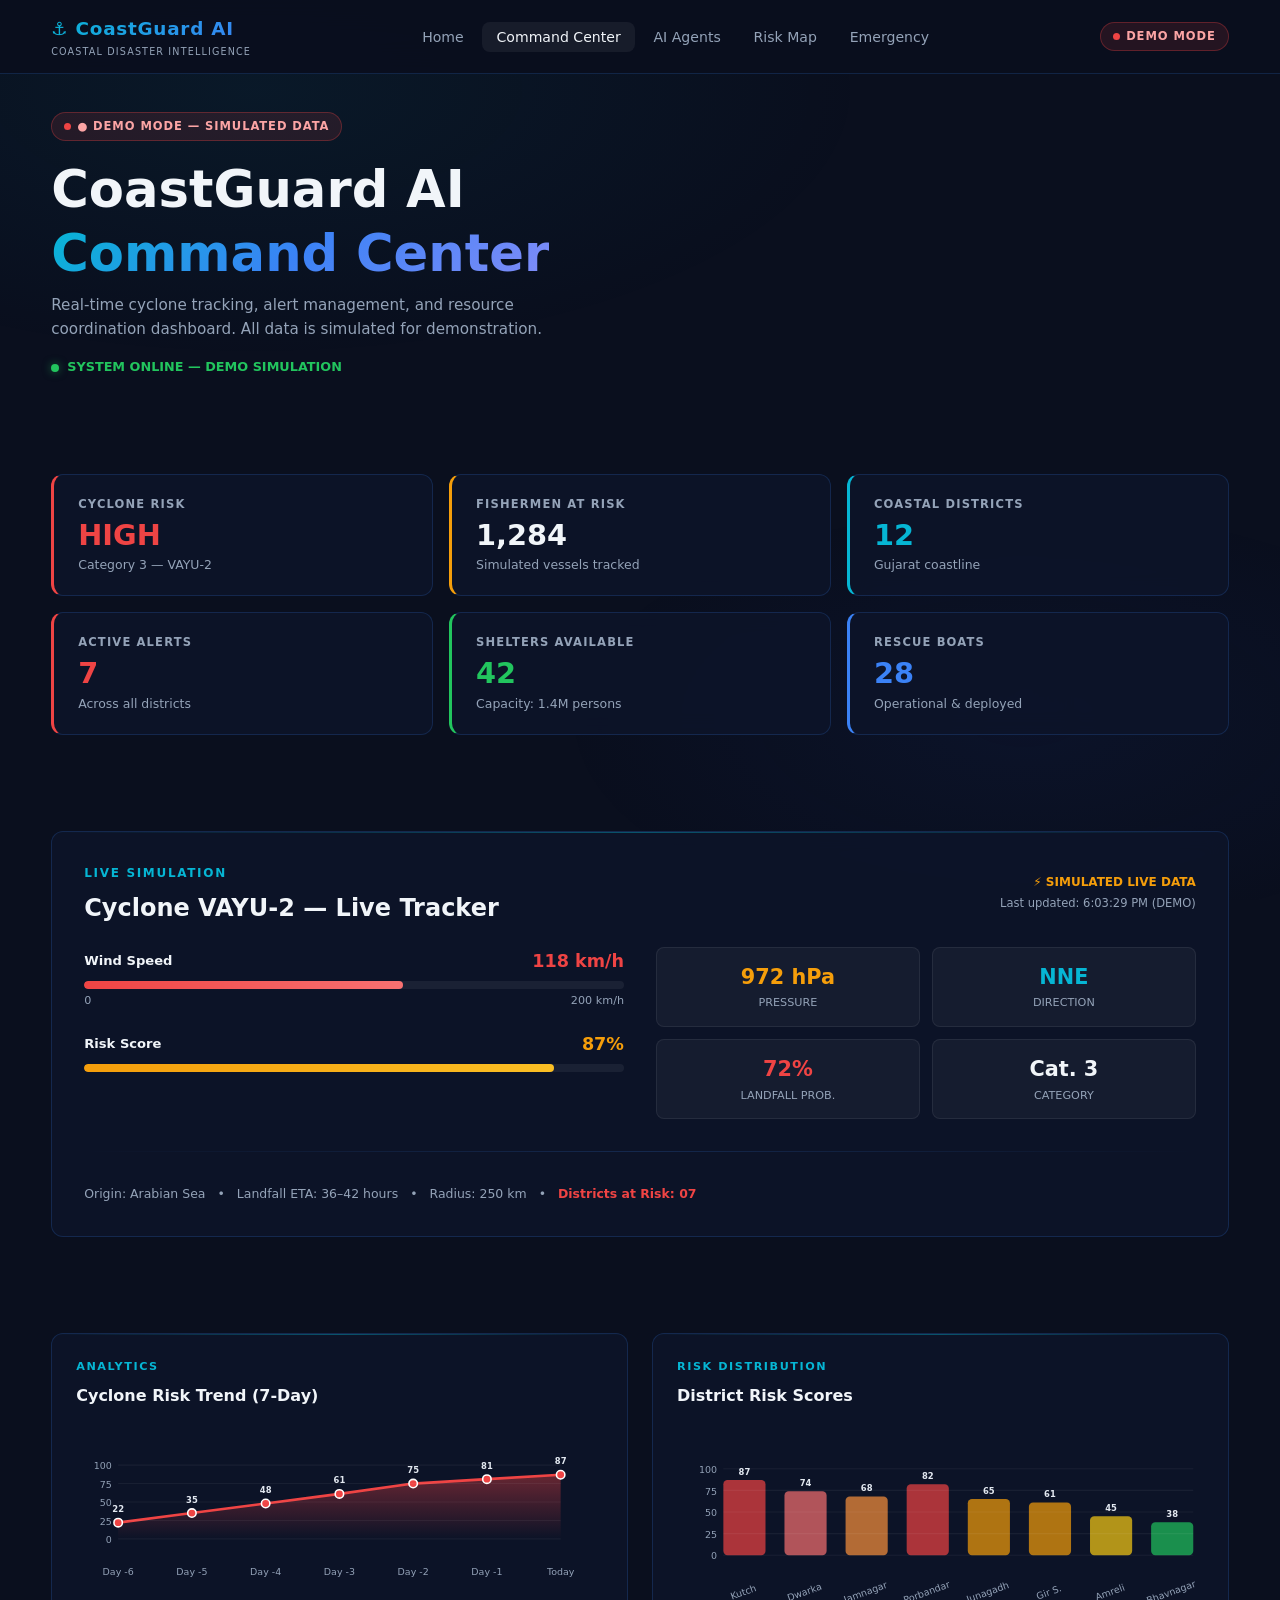
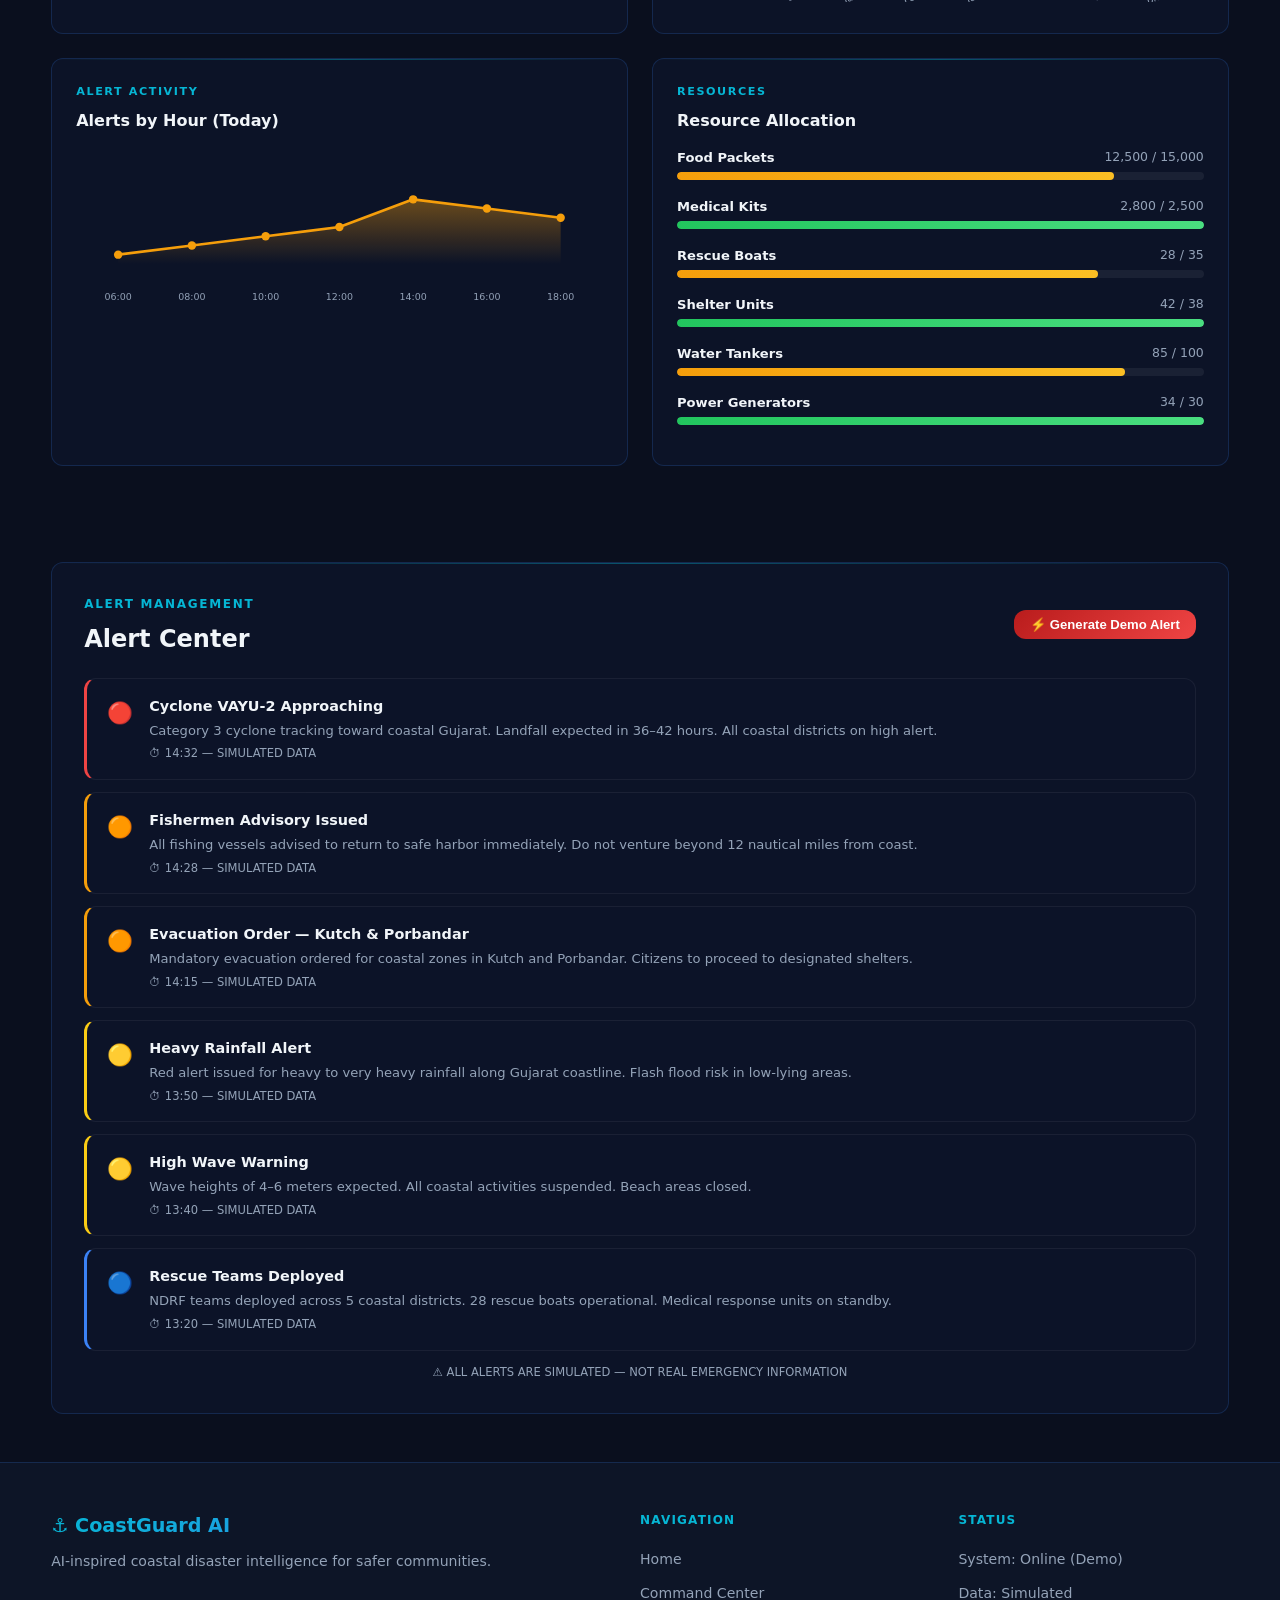
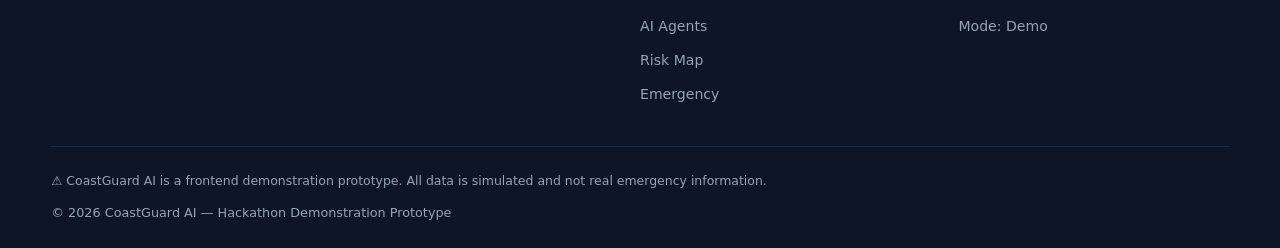
<file: coastguard-ai/command-center.html>
<!DOCTYPE html>
<html lang="en">
<head>
<meta charset="UTF-8"/>
<meta name="viewport" content="width=device-width, initial-scale=1.0"/>
<title>Command Center — CoastGuard AI</title>
<link rel="stylesheet" href="css/style.css"/>
</head>
<body>

<!-- NAVBAR -->
<nav class="navbar">
  <div class="container">
    <div class="nav-inner">
      <a href="index.html" class="nav-logo">
        <span class="nav-logo-title">⚓ CoastGuard AI</span>
        <span class="nav-logo-sub">Coastal Disaster Intelligence</span>
      </a>
      <ul class="nav-links">
        <li><a href="index.html">Home</a></li>
        <li><a href="command-center.html" class="active">Command Center</a></li>
        <li><a href="ai-agents.html">AI Agents</a></li>
        <li><a href="risk-map.html">Risk Map</a></li>
        <li><a href="emergency.html">Emergency</a></li>
      </ul>
      <div class="nav-right">
        <span class="demo-badge">DEMO MODE</span>
        <button class="nav-hamburger" id="hamburger" aria-label="Menu">
          <span></span><span></span><span></span>
        </button>
      </div>
    </div>
    <nav class="nav-mobile" id="mobileNav">
      <a href="index.html">Home</a>
      <a href="command-center.html">Command Center</a>
      <a href="ai-agents.html">AI Agents</a>
      <a href="risk-map.html">Risk Map</a>
      <a href="emergency.html">Emergency</a>
    </nav>
  </div>
</nav>

<!-- PAGE HEADER -->
<div class="page-header">
  <div class="container">
    <div class="page-header-badge">
      <span class="demo-badge">● DEMO MODE — SIMULATED DATA</span>
    </div>
    <h1 style="margin-top:0.5rem">CoastGuard AI<br/><span class="text-gradient">Command Center</span></h1>
    <p style="max-width:560px;margin-top:0.5rem">Real-time cyclone tracking, alert management, and resource coordination dashboard. All data is simulated for demonstration.</p>
    <div style="margin-top:1rem;display:flex;align-items:center;gap:8px">
      <span style="width:8px;height:8px;border-radius:50%;background:var(--safe);display:inline-block;box-shadow:0 0 8px rgba(34,197,94,0.5);animation:pulse-dot 1.5s infinite"></span>
      <span style="font-size:0.8rem;color:var(--safe);font-weight:700">SYSTEM ONLINE — DEMO SIMULATION</span>
    </div>
  </div>
</div>

<!-- MAIN STATS -->
<section class="section-sm">
  <div class="container">
    <div class="grid-3" style="gap:1rem;margin-bottom:1rem">
      <div class="dashboard-stat" style="border-left:3px solid var(--high)">
        <div class="dashboard-stat-label">Cyclone Risk</div>
        <div class="dashboard-stat-value" style="color:var(--high)">HIGH</div>
        <div class="dashboard-stat-sub">Category 3 — VAYU-2</div>
      </div>
      <div class="dashboard-stat" style="border-left:3px solid var(--warn)">
        <div class="dashboard-stat-label">Fishermen at Risk</div>
        <div class="dashboard-stat-value" id="liveFishermen">1,284</div>
        <div class="dashboard-stat-sub">Simulated vessels tracked</div>
      </div>
      <div class="dashboard-stat" style="border-left:3px solid var(--cyan)">
        <div class="dashboard-stat-label">Coastal Districts</div>
        <div class="dashboard-stat-value" style="color:var(--cyan)">12</div>
        <div class="dashboard-stat-sub">Gujarat coastline</div>
      </div>
    </div>
    <div class="grid-3" style="gap:1rem">
      <div class="dashboard-stat" style="border-left:3px solid var(--high)">
        <div class="dashboard-stat-label">Active Alerts</div>
        <div class="dashboard-stat-value" id="liveAlerts" style="color:var(--high)">07</div>
        <div class="dashboard-stat-sub">Across all districts</div>
      </div>
      <div class="dashboard-stat" style="border-left:3px solid var(--safe)">
        <div class="dashboard-stat-label">Shelters Available</div>
        <div class="dashboard-stat-value" style="color:var(--safe)">42</div>
        <div class="dashboard-stat-sub">Capacity: 1.4M persons</div>
      </div>
      <div class="dashboard-stat" style="border-left:3px solid var(--electric)">
        <div class="dashboard-stat-label">Rescue Boats</div>
        <div class="dashboard-stat-value" style="color:var(--electric)">28</div>
        <div class="dashboard-stat-sub">Operational & deployed</div>
      </div>
    </div>
  </div>
</section>

<!-- LIVE SIMULATION PANEL -->
<section class="section-sm">
  <div class="container">
    <div class="card card-pad-lg">
      <div style="display:flex;align-items:center;justify-content:space-between;flex-wrap:wrap;gap:1rem;margin-bottom:1.5rem">
        <div>
          <div class="section-label">Live Simulation</div>
          <h3>Cyclone VAYU-2 — Live Tracker</h3>
        </div>
        <div style="text-align:right">
          <div style="font-size:0.75rem;color:var(--warn);font-weight:700">⚡ SIMULATED LIVE DATA</div>
          <div id="liveTimestamp" style="font-size:0.72rem;color:var(--muted);margin-top:2px"></div>
        </div>
      </div>
      <div class="grid-2" style="gap:2rem">
        <div>
          <div style="margin-bottom:1.25rem">
            <div style="display:flex;justify-content:space-between;align-items:center;margin-bottom:6px">
              <span style="font-size:0.82rem;font-weight:600">Wind Speed</span>
              <span style="font-size:1.1rem;font-weight:800;color:var(--high)" id="liveWindSpeed">118 km/h</span>
            </div>
            <div class="progress-wrap">
              <div class="progress-bar progress-high" id="windBar" style="width:59%"></div>
            </div>
            <div style="display:flex;justify-content:space-between;margin-top:3px">
              <span style="font-size:0.7rem;color:var(--muted)">0</span>
              <span style="font-size:0.7rem;color:var(--muted)">200 km/h</span>
            </div>
          </div>
          <div>
            <div style="display:flex;justify-content:space-between;align-items:center;margin-bottom:6px">
              <span style="font-size:0.82rem;font-weight:600">Risk Score</span>
              <span style="font-size:1.1rem;font-weight:800;color:var(--warn)" id="liveRiskScore">87%</span>
            </div>
            <div class="progress-wrap">
              <div class="progress-bar progress-warn" id="riskBar" style="width:87%"></div>
            </div>
          </div>
        </div>
        <div class="grid-2" style="gap:0.75rem">
          <div style="background:rgba(255,255,255,0.04);border:1px solid rgba(255,255,255,0.07);border-radius:8px;padding:0.85rem;text-align:center">
            <div style="font-size:1.3rem;font-weight:800;color:var(--warn)">972 hPa</div>
            <div style="font-size:0.7rem;color:var(--muted);text-transform:uppercase">Pressure</div>
          </div>
          <div style="background:rgba(255,255,255,0.04);border:1px solid rgba(255,255,255,0.07);border-radius:8px;padding:0.85rem;text-align:center">
            <div style="font-size:1.3rem;font-weight:800;color:var(--cyan)">NNE</div>
            <div style="font-size:0.7rem;color:var(--muted);text-transform:uppercase">Direction</div>
          </div>
          <div style="background:rgba(255,255,255,0.04);border:1px solid rgba(255,255,255,0.07);border-radius:8px;padding:0.85rem;text-align:center">
            <div style="font-size:1.3rem;font-weight:800;color:var(--high)">72%</div>
            <div style="font-size:0.7rem;color:var(--muted);text-transform:uppercase">Landfall Prob.</div>
          </div>
          <div style="background:rgba(255,255,255,0.04);border:1px solid rgba(255,255,255,0.07);border-radius:8px;padding:0.85rem;text-align:center">
            <div style="font-size:1.3rem;font-weight:800;color:var(--white)">Cat. 3</div>
            <div style="font-size:0.7rem;color:var(--muted);text-transform:uppercase">Category</div>
          </div>
        </div>
      </div>
      <div class="sep"></div>
      <div style="display:flex;flex-wrap:wrap;gap:0.75rem">
        <div style="font-size:0.78rem;color:var(--muted)">Origin: Arabian Sea</div>
        <div style="font-size:0.78rem;color:var(--muted)">•</div>
        <div style="font-size:0.78rem;color:var(--muted)">Landfall ETA: 36–42 hours</div>
        <div style="font-size:0.78rem;color:var(--muted)">•</div>
        <div style="font-size:0.78rem;color:var(--muted)">Radius: 250 km</div>
        <div style="font-size:0.78rem;color:var(--muted)">•</div>
        <div style="font-size:0.78rem;color:var(--high);font-weight:600">Districts at Risk: 07</div>
      </div>
    </div>
  </div>
</section>

<!-- CHARTS -->
<section class="section-sm">
  <div class="container">
    <div class="grid-2" style="gap:1.5rem">
      <div class="card card-pad">
        <div style="margin-bottom:1rem">
          <div class="section-label" style="font-size:0.7rem">Analytics</div>
          <h4>Cyclone Risk Trend (7-Day)</h4>
        </div>
        <div id="riskTrendChart" class="chart-wrap"></div>
      </div>
      <div class="card card-pad">
        <div style="margin-bottom:1rem">
          <div class="section-label" style="font-size:0.7rem">Risk Distribution</div>
          <h4>District Risk Scores</h4>
        </div>
        <div id="districtRiskChart" class="chart-wrap"></div>
      </div>
      <div class="card card-pad">
        <div style="margin-bottom:1rem">
          <div class="section-label" style="font-size:0.7rem">Alert Activity</div>
          <h4>Alerts by Hour (Today)</h4>
        </div>
        <div id="alertActivityChart" class="chart-wrap"></div>
      </div>
      <div class="card card-pad">
        <div style="margin-bottom:1rem">
          <div class="section-label" style="font-size:0.7rem">Resources</div>
          <h4>Resource Allocation</h4>
        </div>
        <div id="resourceAllocChart"></div>
      </div>
    </div>
  </div>
</section>

<!-- ALERT CENTER -->
<section class="section-sm">
  <div class="container">
    <div class="card card-pad-lg">
      <div style="display:flex;align-items:center;justify-content:space-between;flex-wrap:wrap;gap:1rem;margin-bottom:1.5rem">
        <div>
          <div class="section-label">Alert Management</div>
          <h3>Alert Center</h3>
        </div>
        <button id="generateAlertBtn" class="btn btn-danger btn-sm">⚡ Generate Demo Alert</button>
      </div>
      <div id="alertContainer"></div>
      <div style="font-size:0.72rem;color:var(--muted);margin-top:0.75rem;text-align:center">⚠ ALL ALERTS ARE SIMULATED — NOT REAL EMERGENCY INFORMATION</div>
    </div>
  </div>
</section>

<!-- FOOTER -->
<footer class="footer">
  <div class="container">
    <div class="footer-grid">
      <div>
        <div class="footer-logo-title">⚓ CoastGuard AI</div>
        <div class="footer-desc">AI-inspired coastal disaster intelligence for safer communities.</div>
      </div>
      <div>
        <div class="footer-heading">Navigation</div>
        <ul class="footer-links">
          <li><a href="index.html">Home</a></li>
          <li><a href="command-center.html">Command Center</a></li>
          <li><a href="ai-agents.html">AI Agents</a></li>
          <li><a href="risk-map.html">Risk Map</a></li>
          <li><a href="emergency.html">Emergency</a></li>
        </ul>
      </div>
      <div>
        <div class="footer-heading">Status</div>
        <ul class="footer-links">
          <li><a href="#">System: Online (Demo)</a></li>
          <li><a href="#">Data: Simulated</a></li>
          <li><a href="#">Mode: Demo</a></li>
        </ul>
      </div>
    </div>
    <div class="footer-bottom">
      <div class="footer-disclaimer">⚠ CoastGuard AI is a frontend demonstration prototype. All data is simulated and not real emergency information.</div>
      <div class="footer-copy">© 2026 CoastGuard AI — Hackathon Demonstration Prototype</div>
    </div>
  </div>
</footer>

<script src="js/mock-data.js"></script>
<script src="js/command-center.js"></script>
</body>
</html>
</file>
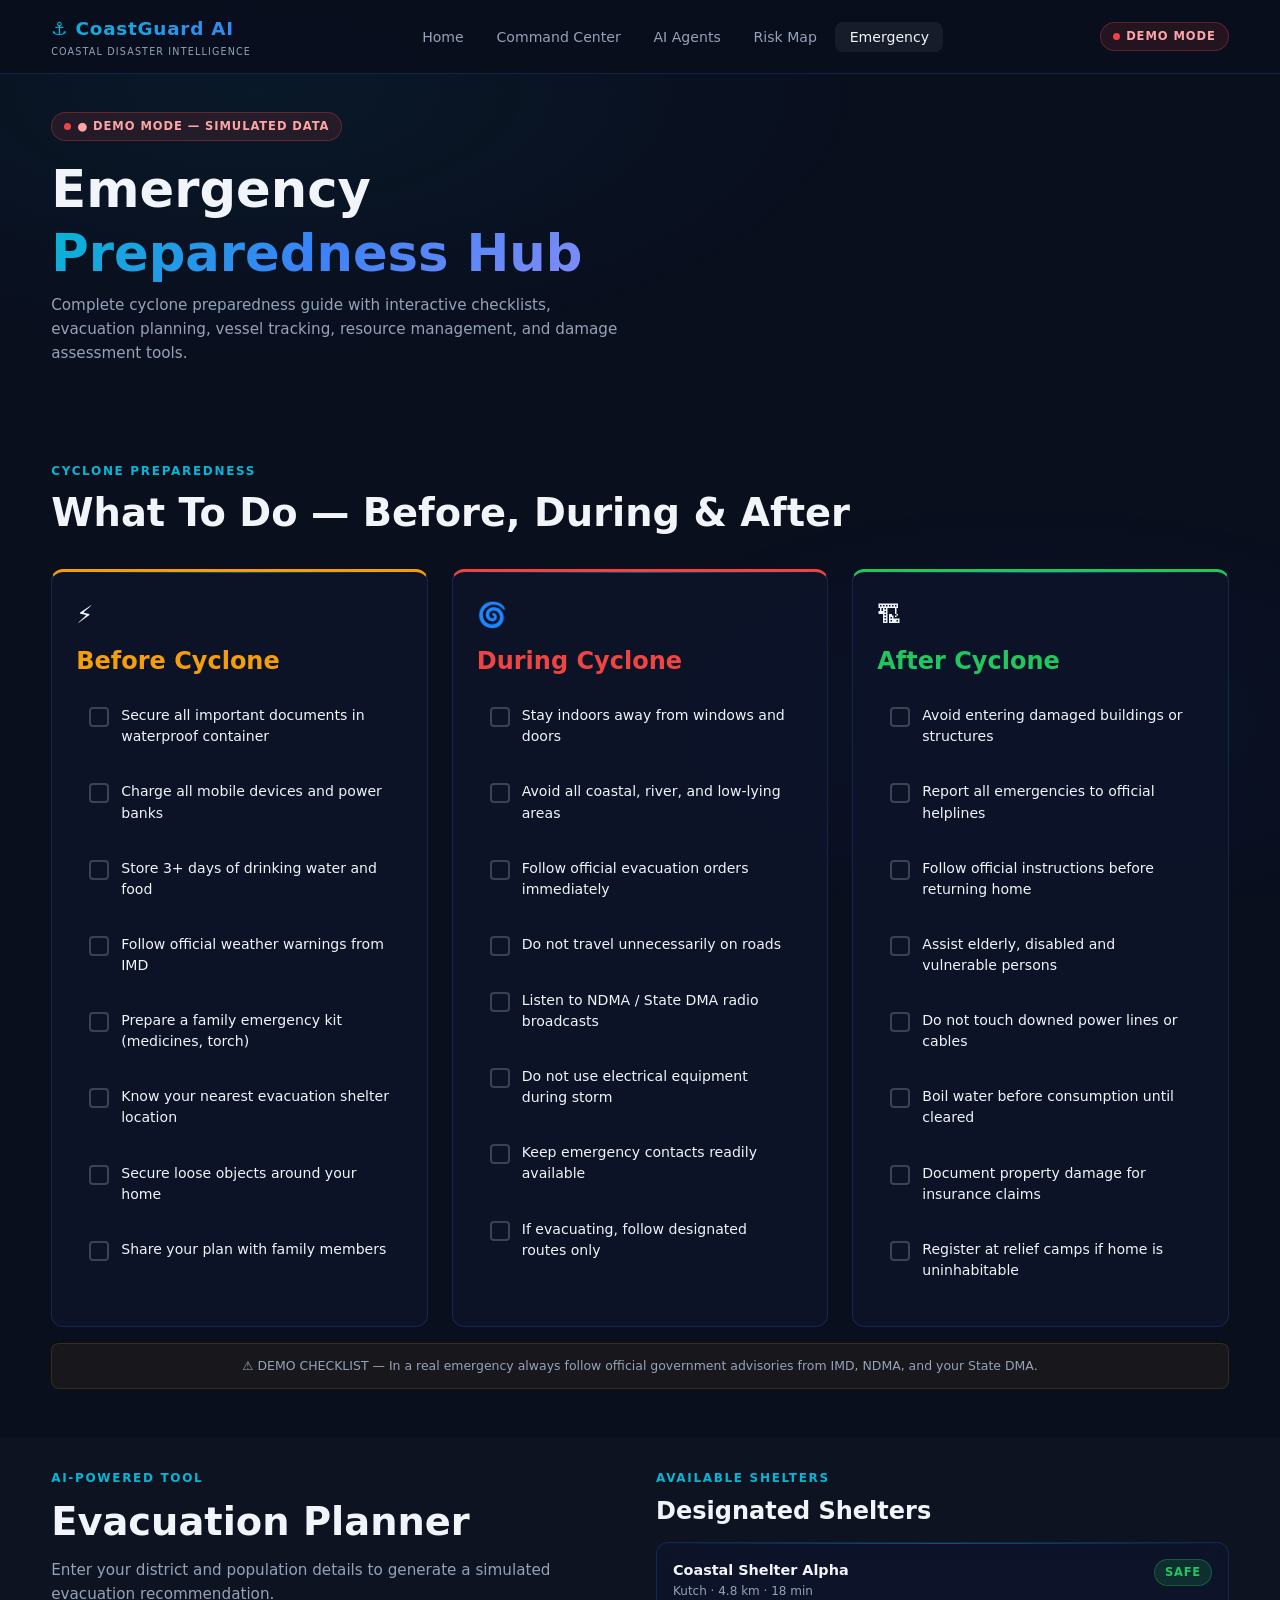
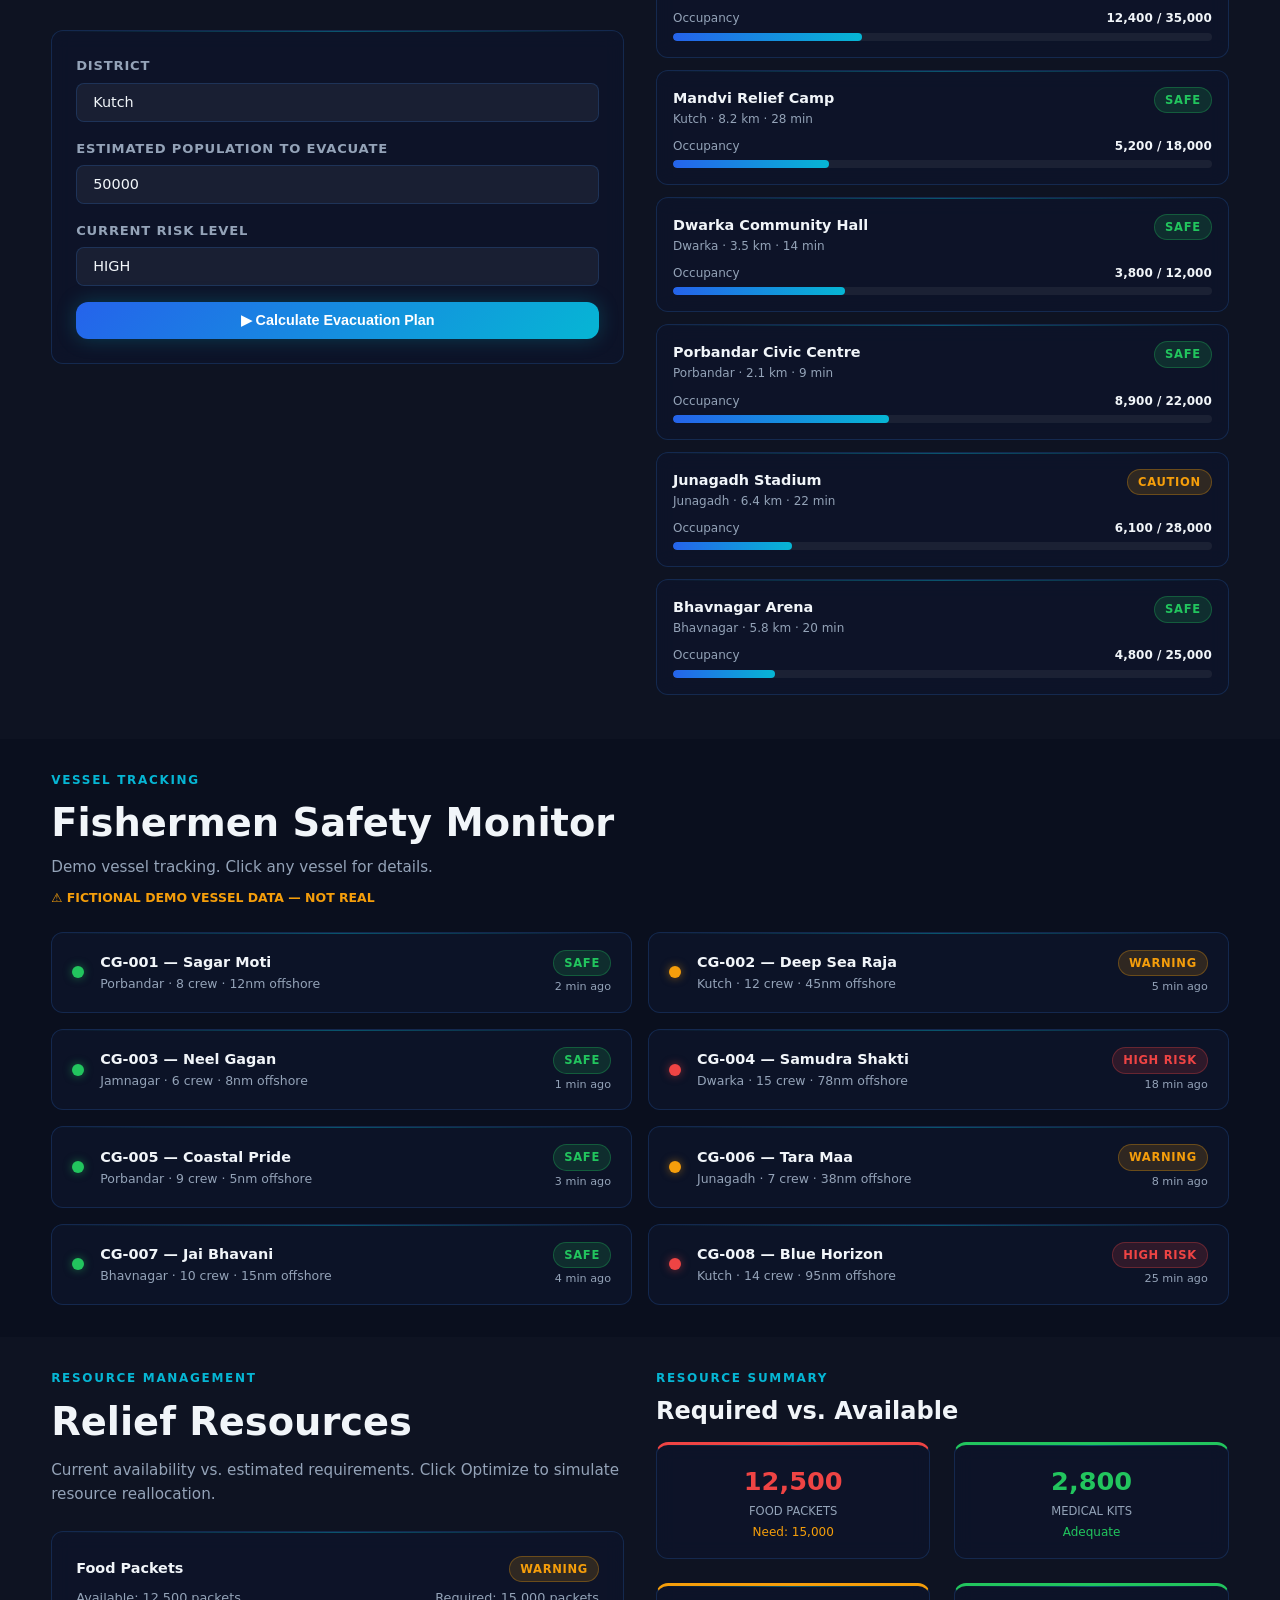
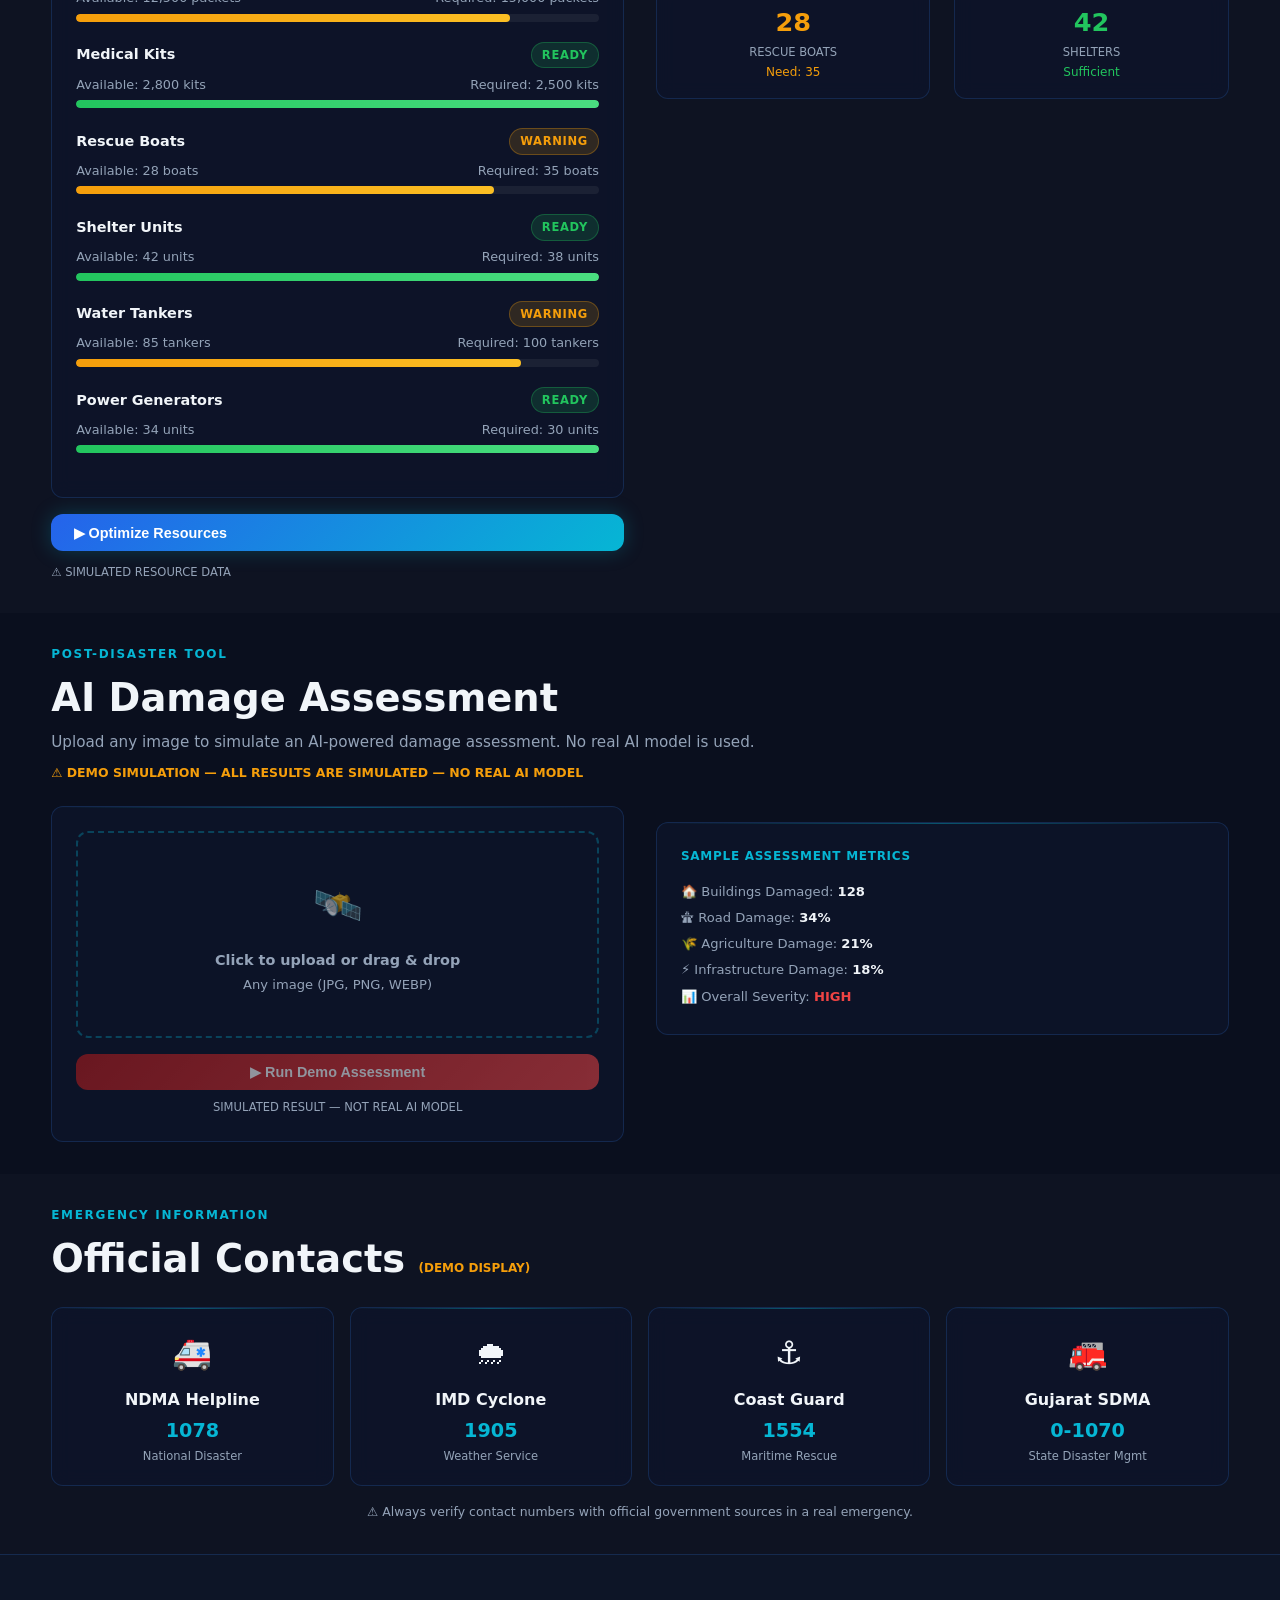
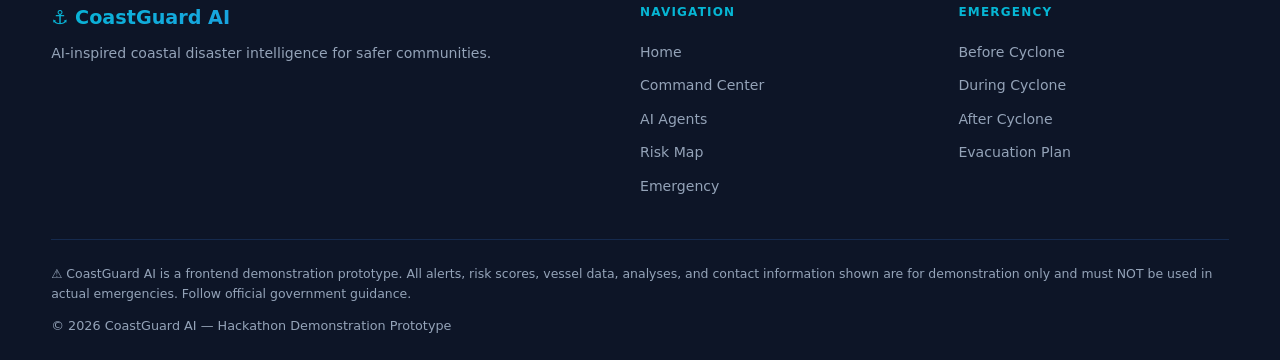
<file: coastguard-ai/emergency.html>
<!DOCTYPE html>
<html lang="en">
<head>
<meta charset="UTF-8"/>
<meta name="viewport" content="width=device-width, initial-scale=1.0"/>
<title>Emergency Preparedness — CoastGuard AI</title>
<link rel="stylesheet" href="css/style.css"/>
</head>
<body>

<!-- NAVBAR -->
<nav class="navbar">
  <div class="container">
    <div class="nav-inner">
      <a href="index.html" class="nav-logo">
        <span class="nav-logo-title">⚓ CoastGuard AI</span>
        <span class="nav-logo-sub">Coastal Disaster Intelligence</span>
      </a>
      <ul class="nav-links">
        <li><a href="index.html">Home</a></li>
        <li><a href="command-center.html">Command Center</a></li>
        <li><a href="ai-agents.html">AI Agents</a></li>
        <li><a href="risk-map.html">Risk Map</a></li>
        <li><a href="emergency.html" class="active">Emergency</a></li>
      </ul>
      <div class="nav-right">
        <span class="demo-badge">DEMO MODE</span>
        <button class="nav-hamburger" id="hamburger" aria-label="Menu">
          <span></span><span></span><span></span>
        </button>
      </div>
    </div>
    <nav class="nav-mobile" id="mobileNav">
      <a href="index.html">Home</a>
      <a href="command-center.html">Command Center</a>
      <a href="ai-agents.html">AI Agents</a>
      <a href="risk-map.html">Risk Map</a>
      <a href="emergency.html">Emergency</a>
    </nav>
  </div>
</nav>

<!-- PAGE HEADER -->
<div class="page-header">
  <div class="container">
    <div class="page-header-badge"><span class="demo-badge">● DEMO MODE — SIMULATED DATA</span></div>
    <h1 style="margin-top:0.5rem">Emergency<br/><span class="text-gradient">Preparedness Hub</span></h1>
    <p style="max-width:580px;margin-top:0.5rem">Complete cyclone preparedness guide with interactive checklists, evacuation planning, vessel tracking, resource management, and damage assessment tools.</p>
  </div>
</div>

<!-- PREPAREDNESS GUIDE -->
<section class="section-sm">
  <div class="container">
    <div class="section-label" style="margin-bottom:0.5rem">Cyclone Preparedness</div>
    <h2 style="margin-bottom:2rem">What To Do — Before, During & After</h2>
    <div class="grid-3">

      <!-- Before -->
      <div class="card card-pad" style="border-top:3px solid var(--warn)">
        <div style="font-size:1.5rem;margin-bottom:0.75rem">⚡</div>
        <h3 style="margin-bottom:1rem;color:var(--warn)">Before Cyclone</h3>
        <div id="beforeList">
          <div class="checklist-item"><div class="checklist-cb"></div><div class="checklist-text">Secure all important documents in waterproof container</div></div>
          <div class="checklist-item"><div class="checklist-cb"></div><div class="checklist-text">Charge all mobile devices and power banks</div></div>
          <div class="checklist-item"><div class="checklist-cb"></div><div class="checklist-text">Store 3+ days of drinking water and food</div></div>
          <div class="checklist-item"><div class="checklist-cb"></div><div class="checklist-text">Follow official weather warnings from IMD</div></div>
          <div class="checklist-item"><div class="checklist-cb"></div><div class="checklist-text">Prepare a family emergency kit (medicines, torch)</div></div>
          <div class="checklist-item"><div class="checklist-cb"></div><div class="checklist-text">Know your nearest evacuation shelter location</div></div>
          <div class="checklist-item"><div class="checklist-cb"></div><div class="checklist-text">Secure loose objects around your home</div></div>
          <div class="checklist-item"><div class="checklist-cb"></div><div class="checklist-text">Share your plan with family members</div></div>
        </div>
      </div>

      <!-- During -->
      <div class="card card-pad" style="border-top:3px solid var(--high)">
        <div style="font-size:1.5rem;margin-bottom:0.75rem">🌀</div>
        <h3 style="margin-bottom:1rem;color:var(--high)">During Cyclone</h3>
        <div id="duringList">
          <div class="checklist-item"><div class="checklist-cb"></div><div class="checklist-text">Stay indoors away from windows and doors</div></div>
          <div class="checklist-item"><div class="checklist-cb"></div><div class="checklist-text">Avoid all coastal, river, and low-lying areas</div></div>
          <div class="checklist-item"><div class="checklist-cb"></div><div class="checklist-text">Follow official evacuation orders immediately</div></div>
          <div class="checklist-item"><div class="checklist-cb"></div><div class="checklist-text">Do not travel unnecessarily on roads</div></div>
          <div class="checklist-item"><div class="checklist-cb"></div><div class="checklist-text">Listen to NDMA / State DMA radio broadcasts</div></div>
          <div class="checklist-item"><div class="checklist-cb"></div><div class="checklist-text">Do not use electrical equipment during storm</div></div>
          <div class="checklist-item"><div class="checklist-cb"></div><div class="checklist-text">Keep emergency contacts readily available</div></div>
          <div class="checklist-item"><div class="checklist-cb"></div><div class="checklist-text">If evacuating, follow designated routes only</div></div>
        </div>
      </div>

      <!-- After -->
      <div class="card card-pad" style="border-top:3px solid var(--safe)">
        <div style="font-size:1.5rem;margin-bottom:0.75rem">🏗</div>
        <h3 style="margin-bottom:1rem;color:var(--safe)">After Cyclone</h3>
        <div id="afterList">
          <div class="checklist-item"><div class="checklist-cb"></div><div class="checklist-text">Avoid entering damaged buildings or structures</div></div>
          <div class="checklist-item"><div class="checklist-cb"></div><div class="checklist-text">Report all emergencies to official helplines</div></div>
          <div class="checklist-item"><div class="checklist-cb"></div><div class="checklist-text">Follow official instructions before returning home</div></div>
          <div class="checklist-item"><div class="checklist-cb"></div><div class="checklist-text">Assist elderly, disabled and vulnerable persons</div></div>
          <div class="checklist-item"><div class="checklist-cb"></div><div class="checklist-text">Do not touch downed power lines or cables</div></div>
          <div class="checklist-item"><div class="checklist-cb"></div><div class="checklist-text">Boil water before consumption until cleared</div></div>
          <div class="checklist-item"><div class="checklist-cb"></div><div class="checklist-text">Document property damage for insurance claims</div></div>
          <div class="checklist-item"><div class="checklist-cb"></div><div class="checklist-text">Register at relief camps if home is uninhabitable</div></div>
        </div>
      </div>
    </div>
    <div style="margin-top:1rem;font-size:0.78rem;color:var(--muted);text-align:center;padding:0.75rem;background:rgba(245,158,11,0.06);border:1px solid rgba(245,158,11,0.15);border-radius:8px">
      ⚠ DEMO CHECKLIST — In a real emergency always follow official government advisories from IMD, NDMA, and your State DMA.
    </div>
  </div>
</section>

<!-- EVACUATION PLANNER -->
<section class="section-sm" style="background:rgba(255,255,255,0.015);padding:2rem 0">
  <div class="container">
    <div class="grid-2" style="gap:2rem;align-items:start">
      <div>
        <div class="section-label">AI-Powered Tool</div>
        <h2 style="margin-bottom:0.75rem">Evacuation Planner</h2>
        <p style="margin-bottom:1.5rem">Enter your district and population details to generate a simulated evacuation recommendation.</p>
        <div class="card card-pad">
          <div class="form-group">
            <label class="form-label">District</label>
            <select class="form-select" id="evacDistrict">
              <option value="Kutch">Kutch</option>
              <option value="Devbhumi Dwarka">Devbhumi Dwarka</option>
              <option value="Jamnagar">Jamnagar</option>
              <option value="Porbandar">Porbandar</option>
              <option value="Junagadh">Junagadh</option>
              <option value="Gir Somnath">Gir Somnath</option>
              <option value="Amreli">Amreli</option>
              <option value="Bhavnagar">Bhavnagar</option>
              <option value="Bharuch">Bharuch</option>
              <option value="Surat">Surat</option>
              <option value="Navsari">Navsari</option>
              <option value="Valsad">Valsad</option>
            </select>
          </div>
          <div class="form-group">
            <label class="form-label">Estimated Population to Evacuate</label>
            <input type="number" class="form-input" id="evacPopulation" placeholder="e.g. 50000" value="50000"/>
          </div>
          <div class="form-group">
            <label class="form-label">Current Risk Level</label>
            <select class="form-select" id="evacRisk">
              <option value="LOW">LOW</option>
              <option value="MEDIUM">MEDIUM</option>
              <option value="HIGH" selected>HIGH</option>
              <option value="CRITICAL">CRITICAL</option>
            </select>
          </div>
          <button class="btn btn-primary btn-full" id="calcEvacBtn">▶ Calculate Evacuation Plan</button>
          <div id="evacResult" class="evac-result"></div>
        </div>
      </div>
      <div>
        <div class="section-label" style="margin-bottom:0.5rem">Available Shelters</div>
        <h3 style="margin-bottom:1rem">Designated Shelters</h3>
        <div id="shelterList">
          <!-- rendered dynamically -->
        </div>
        <script>
          document.addEventListener('DOMContentLoaded', () => {
            const container = document.getElementById('shelterList');
            if (!container || !window.MOCK_DATA) return;
            container.innerHTML = window.MOCK_DATA.shelters.map(s => {
              const pct = Math.round((s.occupied / s.capacity) * 100);
              const cls = pct > 75 ? 'progress-high' : pct > 40 ? 'progress-warn' : 'progress-blue';
              return `
              <div class="card" style="padding:1rem;margin-bottom:0.75rem">
                <div style="display:flex;justify-content:space-between;align-items:flex-start;margin-bottom:0.5rem">
                  <div>
                    <div style="font-weight:700;font-size:0.9rem">${s.name}</div>
                    <div style="font-size:0.75rem;color:var(--muted)">${s.district} · ${s.distance} km · ${s.travelTime} min</div>
                  </div>
                  <span class="badge badge-${s.route==='SAFE'?'safe':'warn'}">${s.route}</span>
                </div>
                <div style="display:flex;justify-content:space-between;margin-bottom:4px">
                  <span style="font-size:0.75rem;color:var(--muted)">Occupancy</span>
                  <span style="font-size:0.75rem;font-weight:600">${s.occupied.toLocaleString()} / ${s.capacity.toLocaleString()}</span>
                </div>
                <div class="progress-wrap"><div class="progress-bar ${cls}" style="width:${pct}%"></div></div>
              </div>`;
            }).join('');
          });
        </script>
      </div>
    </div>
  </div>
</section>

<!-- FISHERMEN SAFETY -->
<section class="section-sm" style="padding:2rem 0">
  <div class="container">
    <div class="section-label">Vessel Tracking</div>
    <h2 style="margin-bottom:0.5rem">Fishermen Safety Monitor</h2>
    <p style="margin-bottom:0.5rem">Demo vessel tracking. Click any vessel for details.</p>
    <div style="font-size:0.78rem;color:var(--warn);font-weight:600;margin-bottom:1.5rem">⚠ FICTIONAL DEMO VESSEL DATA — NOT REAL</div>
    <div class="grid-2" style="gap:1rem" id="vesselContainer"></div>
  </div>
</section>

<!-- RESOURCES -->
<section class="section-sm" style="background:rgba(255,255,255,0.015);padding:2rem 0">
  <div class="container">
    <div class="grid-2" style="gap:2rem;align-items:start">
      <div>
        <div class="section-label">Resource Management</div>
        <h2 style="margin-bottom:0.75rem">Relief Resources</h2>
        <p style="margin-bottom:1.5rem">Current availability vs. estimated requirements. Click Optimize to simulate resource reallocation.</p>
        <div class="card card-pad" id="resourceDisplay"></div>
        <button class="btn btn-primary mt-2" id="optimizeBtn" style="width:100%">▶ Optimize Resources</button>
        <div id="optimizeNote" style="display:none;margin-top:0.75rem;font-size:0.82rem;color:var(--safe);padding:0.75rem;background:rgba(34,197,94,0.06);border:1px solid rgba(34,197,94,0.2);border-radius:8px"></div>
        <div style="margin-top:0.75rem;font-size:0.72rem;color:var(--muted)">⚠ SIMULATED RESOURCE DATA</div>
      </div>
      <div>
        <div class="section-label" style="margin-bottom:0.5rem">Resource Summary</div>
        <h3 style="margin-bottom:1rem">Required vs. Available</h3>
        <div class="grid-2">
          <div class="card" style="padding:1rem;text-align:center;border-top:3px solid var(--high)">
            <div style="font-size:1.6rem;font-weight:800;color:var(--high)">12,500</div>
            <div style="font-size:0.72rem;color:var(--muted);text-transform:uppercase">Food Packets</div>
            <div style="font-size:0.75rem;color:var(--warn);margin-top:2px">Need: 15,000</div>
          </div>
          <div class="card" style="padding:1rem;text-align:center;border-top:3px solid var(--safe)">
            <div style="font-size:1.6rem;font-weight:800;color:var(--safe)">2,800</div>
            <div style="font-size:0.72rem;color:var(--muted);text-transform:uppercase">Medical Kits</div>
            <div style="font-size:0.75rem;color:var(--safe);margin-top:2px">Adequate</div>
          </div>
          <div class="card" style="padding:1rem;text-align:center;border-top:3px solid var(--warn)">
            <div style="font-size:1.6rem;font-weight:800;color:var(--warn)">28</div>
            <div style="font-size:0.72rem;color:var(--muted);text-transform:uppercase">Rescue Boats</div>
            <div style="font-size:0.75rem;color:var(--warn);margin-top:2px">Need: 35</div>
          </div>
          <div class="card" style="padding:1rem;text-align:center;border-top:3px solid var(--safe)">
            <div style="font-size:1.6rem;font-weight:800;color:var(--safe)">42</div>
            <div style="font-size:0.72rem;color:var(--muted);text-transform:uppercase">Shelters</div>
            <div style="font-size:0.75rem;color:var(--safe);margin-top:2px">Sufficient</div>
          </div>
        </div>
      </div>
    </div>
  </div>
</section>

<!-- DAMAGE ASSESSMENT -->
<section class="section-sm" style="padding:2rem 0">
  <div class="container">
    <div class="section-label">Post-Disaster Tool</div>
    <h2 style="margin-bottom:0.5rem">AI Damage Assessment</h2>
    <p style="margin-bottom:0.5rem">Upload any image to simulate an AI-powered damage assessment. No real AI model is used.</p>
    <div style="font-size:0.78rem;color:var(--warn);font-weight:600;margin-bottom:1.5rem">⚠ DEMO SIMULATION — ALL RESULTS ARE SIMULATED — NO REAL AI MODEL</div>
    <div class="grid-2" style="gap:2rem;align-items:start">
      <div>
        <div class="card card-pad">
          <div class="upload-area" id="dropZone">
            <div class="upload-icon">🛰️</div>
            <div class="upload-text">
              <strong>Click to upload or drag & drop</strong><br/>
              <span style="font-size:0.82rem">Any image (JPG, PNG, WEBP)</span>
            </div>
          </div>
          <input type="file" id="damageImageInput" accept="image/*" style="display:none"/>
          <div id="imagePreview"></div>
          <button class="btn btn-danger btn-full mt-2" id="runDamageBtn" disabled>▶ Run Demo Assessment</button>
          <div style="margin-top:0.5rem;font-size:0.72rem;color:var(--muted);text-align:center">SIMULATED RESULT — NOT REAL AI MODEL</div>
        </div>
      </div>
      <div>
        <div id="damageResult"></div>
        <div class="card card-pad" style="margin-top:1rem">
          <div style="font-size:0.75rem;font-weight:700;color:var(--cyan);text-transform:uppercase;letter-spacing:0.06em;margin-bottom:0.75rem">Sample Assessment Metrics</div>
          <div style="font-size:0.82rem;color:var(--muted);line-height:2">
            <div>🏠 Buildings Damaged: <strong style="color:var(--white)">128</strong></div>
            <div>🛣 Road Damage: <strong style="color:var(--white)">34%</strong></div>
            <div>🌾 Agriculture Damage: <strong style="color:var(--white)">21%</strong></div>
            <div>⚡ Infrastructure Damage: <strong style="color:var(--white)">18%</strong></div>
            <div>📊 Overall Severity: <strong style="color:var(--high)">HIGH</strong></div>
          </div>
        </div>
      </div>
    </div>
  </div>
</section>

<!-- EMERGENCY CONTACTS (SIMULATED) -->
<section class="section-sm" style="background:rgba(255,255,255,0.015);padding:2rem 0">
  <div class="container">
    <div class="section-label">Emergency Information</div>
    <h2 style="margin-bottom:1.5rem">Official Contacts <span style="font-size:0.75rem;color:var(--warn);font-weight:600">(DEMO DISPLAY)</span></h2>
    <div class="grid-4" style="gap:1rem">
      <div class="card" style="padding:1.25rem;text-align:center">
        <div style="font-size:2rem;margin-bottom:0.5rem">🚑</div>
        <div style="font-weight:700;font-size:1rem;color:var(--white)">NDMA Helpline</div>
        <div style="font-size:1.2rem;font-weight:800;color:var(--cyan);margin-top:4px">1078</div>
        <div style="font-size:0.72rem;color:var(--muted)">National Disaster</div>
      </div>
      <div class="card" style="padding:1.25rem;text-align:center">
        <div style="font-size:2rem;margin-bottom:0.5rem">🌧</div>
        <div style="font-weight:700;font-size:1rem;color:var(--white)">IMD Cyclone</div>
        <div style="font-size:1.2rem;font-weight:800;color:var(--cyan);margin-top:4px">1905</div>
        <div style="font-size:0.72rem;color:var(--muted)">Weather Service</div>
      </div>
      <div class="card" style="padding:1.25rem;text-align:center">
        <div style="font-size:2rem;margin-bottom:0.5rem">⚓</div>
        <div style="font-weight:700;font-size:1rem;color:var(--white)">Coast Guard</div>
        <div style="font-size:1.2rem;font-weight:800;color:var(--cyan);margin-top:4px">1554</div>
        <div style="font-size:0.72rem;color:var(--muted)">Maritime Rescue</div>
      </div>
      <div class="card" style="padding:1.25rem;text-align:center">
        <div style="font-size:2rem;margin-bottom:0.5rem">🚒</div>
        <div style="font-weight:700;font-size:1rem;color:var(--white)">Gujarat SDMA</div>
        <div style="font-size:1.2rem;font-weight:800;color:var(--cyan);margin-top:4px">0-1070</div>
        <div style="font-size:0.72rem;color:var(--muted)">State Disaster Mgmt</div>
      </div>
    </div>
    <div style="margin-top:1rem;font-size:0.78rem;color:var(--muted);text-align:center">⚠ Always verify contact numbers with official government sources in a real emergency.</div>
  </div>
</section>

<!-- FOOTER -->
<footer class="footer">
  <div class="container">
    <div class="footer-grid">
      <div>
        <div class="footer-logo-title">⚓ CoastGuard AI</div>
        <div class="footer-desc">AI-inspired coastal disaster intelligence for safer communities.</div>
      </div>
      <div>
        <div class="footer-heading">Navigation</div>
        <ul class="footer-links">
          <li><a href="index.html">Home</a></li>
          <li><a href="command-center.html">Command Center</a></li>
          <li><a href="ai-agents.html">AI Agents</a></li>
          <li><a href="risk-map.html">Risk Map</a></li>
          <li><a href="emergency.html">Emergency</a></li>
        </ul>
      </div>
      <div>
        <div class="footer-heading">Emergency</div>
        <ul class="footer-links">
          <li><a href="#">Before Cyclone</a></li>
          <li><a href="#">During Cyclone</a></li>
          <li><a href="#">After Cyclone</a></li>
          <li><a href="#">Evacuation Plan</a></li>
        </ul>
      </div>
    </div>
    <div class="footer-bottom">
      <div class="footer-disclaimer">⚠ CoastGuard AI is a frontend demonstration prototype. All alerts, risk scores, vessel data, analyses, and contact information shown are for demonstration only and must NOT be used in actual emergencies. Follow official government guidance.</div>
      <div class="footer-copy">© 2026 CoastGuard AI — Hackathon Demonstration Prototype</div>
    </div>
  </div>
</footer>

<!-- Vessel Modal -->
<div class="modal-overlay" id="vesselModal">
  <div class="modal">
    <div class="modal-header">
      <div class="modal-title" id="vesselModalTitle">Vessel Details</div>
      <button class="modal-close" aria-label="Close">×</button>
    </div>
    <div class="modal-body" id="vesselModalBody"></div>
    <div class="modal-footer">
      <button class="btn btn-outline modal-close">Close</button>
    </div>
  </div>
</div>

<script src="js/mock-data.js"></script>
<script src="js/emergency.js"></script>
</body>
</html>
</file>
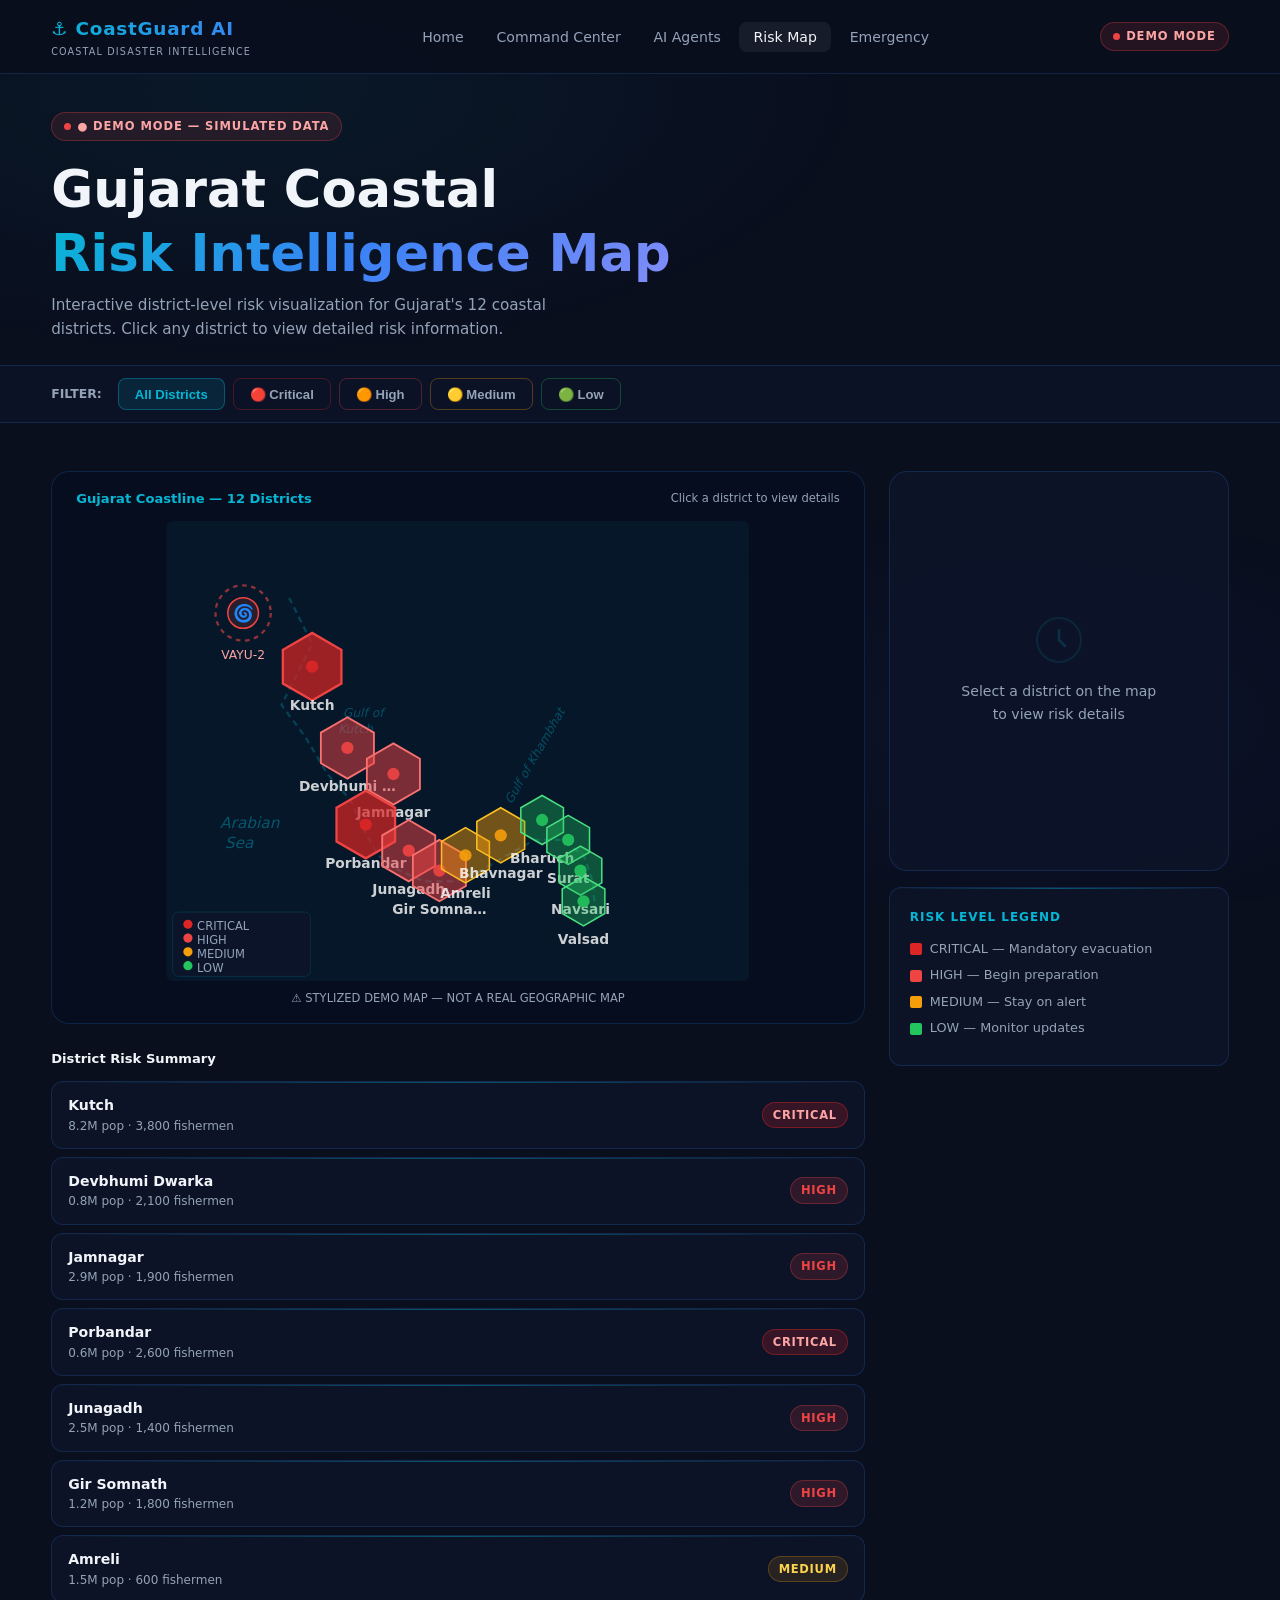
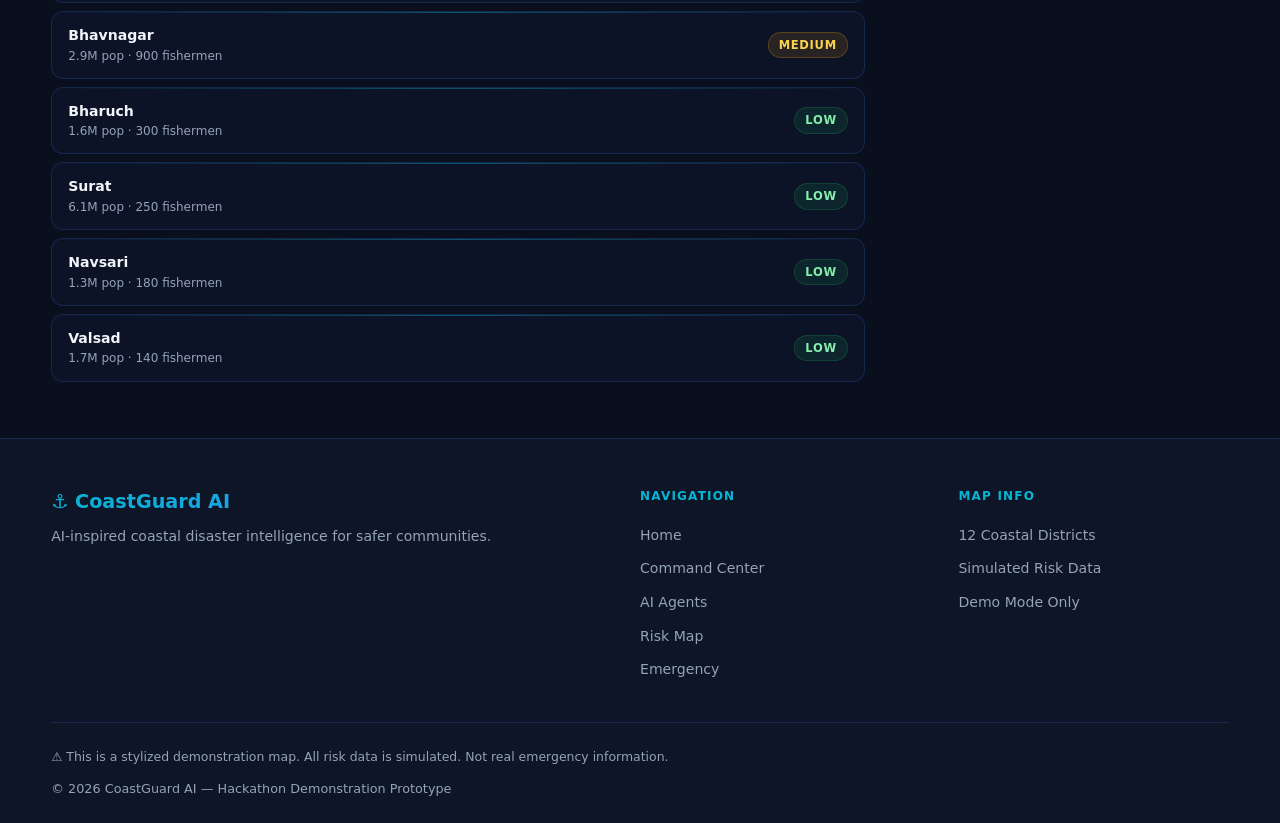
<file: coastguard-ai/risk-map.html>
<!DOCTYPE html>
<html lang="en">
<head>
<meta charset="UTF-8"/>
<meta name="viewport" content="width=device-width, initial-scale=1.0"/>
<title>Risk Map — CoastGuard AI</title>
<link rel="stylesheet" href="css/style.css"/>
<style>
  .filter-btn { padding:0.45rem 1rem;border-radius:8px;font-size:0.82rem;font-weight:600;cursor:pointer;background:none;border:1px solid var(--card-border);color:var(--muted);transition:var(--transition); }
  .filter-btn.active, .filter-btn:hover { background:rgba(6,182,212,0.12);color:var(--cyan);border-color:rgba(6,182,212,0.35); }
  .map-grid { display:grid;grid-template-columns:1fr 340px;gap:1.5rem;align-items:start; }
  @media(max-width:900px){.map-grid{grid-template-columns:1fr;}}
</style>
</head>
<body>

<!-- NAVBAR -->
<nav class="navbar">
  <div class="container">
    <div class="nav-inner">
      <a href="index.html" class="nav-logo">
        <span class="nav-logo-title">⚓ CoastGuard AI</span>
        <span class="nav-logo-sub">Coastal Disaster Intelligence</span>
      </a>
      <ul class="nav-links">
        <li><a href="index.html">Home</a></li>
        <li><a href="command-center.html">Command Center</a></li>
        <li><a href="ai-agents.html">AI Agents</a></li>
        <li><a href="risk-map.html" class="active">Risk Map</a></li>
        <li><a href="emergency.html">Emergency</a></li>
      </ul>
      <div class="nav-right">
        <span class="demo-badge">DEMO MODE</span>
        <button class="nav-hamburger" id="hamburger" aria-label="Menu">
          <span></span><span></span><span></span>
        </button>
      </div>
    </div>
    <nav class="nav-mobile" id="mobileNav">
      <a href="index.html">Home</a>
      <a href="command-center.html">Command Center</a>
      <a href="ai-agents.html">AI Agents</a>
      <a href="risk-map.html">Risk Map</a>
      <a href="emergency.html">Emergency</a>
    </nav>
  </div>
</nav>

<!-- PAGE HEADER -->
<div class="page-header" style="padding-bottom:1.5rem">
  <div class="container">
    <div class="page-header-badge"><span class="demo-badge">● DEMO MODE — SIMULATED DATA</span></div>
    <h1 style="margin-top:0.5rem">Gujarat Coastal<br/><span class="text-gradient">Risk Intelligence Map</span></h1>
    <p style="max-width:560px;margin-top:0.5rem">Interactive district-level risk visualization for Gujarat's 12 coastal districts. Click any district to view detailed risk information.</p>
  </div>
</div>

<!-- FILTER BAR -->
<div style="background:rgba(13,21,42,0.7);border-top:1px solid var(--card-border);border-bottom:1px solid var(--card-border);padding:0.75rem 0;position:sticky;top:64px;z-index:100;backdrop-filter:blur(10px)">
  <div class="container">
    <div style="display:flex;align-items:center;gap:0.5rem;flex-wrap:wrap">
      <span style="font-size:0.78rem;color:var(--muted);margin-right:0.5rem;font-weight:600">FILTER:</span>
      <button class="filter-btn active" data-filter="ALL">All Districts</button>
      <button class="filter-btn" data-filter="CRITICAL" style="border-color:rgba(220,38,38,0.3)">🔴 Critical</button>
      <button class="filter-btn" data-filter="HIGH"     style="border-color:rgba(239,68,68,0.3)">🟠 High</button>
      <button class="filter-btn" data-filter="MEDIUM"   style="border-color:rgba(245,158,11,0.3)">🟡 Medium</button>
      <button class="filter-btn" data-filter="LOW"      style="border-color:rgba(34,197,94,0.3)">🟢 Low</button>
    </div>
  </div>
</div>

<!-- MAP + PANEL -->
<section class="section-sm">
  <div class="container">
    <div class="map-grid">
      <!-- SVG Map -->
      <div>
        <div class="map-wrap" style="padding:1rem">
          <div style="display:flex;align-items:center;justify-content:space-between;margin-bottom:0.75rem;padding:0 0.5rem">
            <span style="font-size:0.82rem;font-weight:700;color:var(--cyan)">Gujarat Coastline — 12 Districts</span>
            <span style="font-size:0.72rem;color:var(--muted)">Click a district to view details</span>
          </div>
          <svg id="gujaratMap" viewBox="0 0 380 300" class="map-svg" style="max-height:460px"></svg>
          <div style="font-size:0.72rem;color:var(--muted);text-align:center;margin-top:0.5rem">⚠ STYLIZED DEMO MAP — NOT A REAL GEOGRAPHIC MAP</div>
        </div>

        <!-- District risk summary cards below map -->
        <div style="margin-top:1.5rem">
          <div style="font-size:0.82rem;font-weight:700;color:var(--white);margin-bottom:0.75rem">District Risk Summary</div>
          <div id="districtList"></div>
        </div>
      </div>

      <!-- Detail Panel -->
      <div>
        <div class="detail-panel" id="districtDetail">
          <div class="detail-empty">
            <svg width="48" height="48" viewBox="0 0 48 48" fill="none">
              <circle cx="24" cy="24" r="22" stroke="rgba(6,182,212,0.4)" stroke-width="2"/>
              <path d="M24 14v10l6 6" stroke="rgba(6,182,212,0.6)" stroke-width="2.5" stroke-linecap="round"/>
            </svg>
            <p style="text-align:center;font-size:0.88rem">Select a district on the map<br/>to view risk details</p>
          </div>
        </div>

        <!-- Risk level legend -->
        <div class="card" style="padding:1.25rem;margin-top:1rem">
          <div style="font-size:0.75rem;font-weight:700;color:var(--cyan);text-transform:uppercase;letter-spacing:0.08em;margin-bottom:0.75rem">Risk Level Legend</div>
          <div style="display:flex;align-items:center;gap:8px;margin-bottom:6px">
            <div style="width:12px;height:12px;border-radius:2px;background:#dc2626;flex-shrink:0"></div>
            <span style="font-size:0.8rem;color:var(--muted)">CRITICAL — Mandatory evacuation</span>
          </div>
          <div style="display:flex;align-items:center;gap:8px;margin-bottom:6px">
            <div style="width:12px;height:12px;border-radius:2px;background:#ef4444;flex-shrink:0"></div>
            <span style="font-size:0.8rem;color:var(--muted)">HIGH — Begin preparation</span>
          </div>
          <div style="display:flex;align-items:center;gap:8px;margin-bottom:6px">
            <div style="width:12px;height:12px;border-radius:2px;background:#f59e0b;flex-shrink:0"></div>
            <span style="font-size:0.8rem;color:var(--muted)">MEDIUM — Stay on alert</span>
          </div>
          <div style="display:flex;align-items:center;gap:8px;margin-bottom:6px">
            <div style="width:12px;height:12px;border-radius:2px;background:#22c55e;flex-shrink:0"></div>
            <span style="font-size:0.8rem;color:var(--muted)">LOW — Monitor updates</span>
          </div>
        </div>
      </div>
    </div>
  </div>
</section>

<!-- FOOTER -->
<footer class="footer">
  <div class="container">
    <div class="footer-grid">
      <div>
        <div class="footer-logo-title">⚓ CoastGuard AI</div>
        <div class="footer-desc">AI-inspired coastal disaster intelligence for safer communities.</div>
      </div>
      <div>
        <div class="footer-heading">Navigation</div>
        <ul class="footer-links">
          <li><a href="index.html">Home</a></li>
          <li><a href="command-center.html">Command Center</a></li>
          <li><a href="ai-agents.html">AI Agents</a></li>
          <li><a href="risk-map.html">Risk Map</a></li>
          <li><a href="emergency.html">Emergency</a></li>
        </ul>
      </div>
      <div>
        <div class="footer-heading">Map Info</div>
        <ul class="footer-links">
          <li><a href="#">12 Coastal Districts</a></li>
          <li><a href="#">Simulated Risk Data</a></li>
          <li><a href="#">Demo Mode Only</a></li>
        </ul>
      </div>
    </div>
    <div class="footer-bottom">
      <div class="footer-disclaimer">⚠ This is a stylized demonstration map. All risk data is simulated. Not real emergency information.</div>
      <div class="footer-copy">© 2026 CoastGuard AI — Hackathon Demonstration Prototype</div>
    </div>
  </div>
</footer>

<script src="js/mock-data.js"></script>
<script src="js/risk-map.js"></script>
</body>
</html>
</file>
<file: coastguard-ai/css/style.css>
/* ============================================================
   CoastGuard AI — Global Stylesheet
   Design: AI Command Center + Coastal Intelligence Dashboard
   ============================================================ */

/* ── Reset & Base ─────────────────────────────────────────── */
*, *::before, *::after { box-sizing: border-box; margin: 0; padding: 0; }

:root {
  --navy:        #0a0f1e;
  --navy2:       #0d1527;
  --midnight:    #111827;
  --card-bg:     rgba(13,21,42,0.85);
  --card-border: rgba(56,139,253,0.18);
  --blue:        #1e40af;
  --blue-mid:    #2563eb;
  --electric:    #3b82f6;
  --cyan:        #06b6d4;
  --cyan-light:  #67e8f9;
  --white:       #f1f5f9;
  --muted:       #94a3b8;
  --safe:        #22c55e;
  --warn:        #f59e0b;
  --high:        #ef4444;
  --critical:    #dc2626;
  --info:        #3b82f6;
  --glow:        0 0 24px rgba(6,182,212,0.22);
  --glow-red:    0 0 20px rgba(239,68,68,0.25);
  --radius:      12px;
  --radius-lg:   18px;
  --transition:  0.3s ease;
  --font:        'Segoe UI', system-ui, -apple-system, sans-serif;
}

html { scroll-behavior: smooth; }

body {
  font-family: var(--font);
  background: var(--navy);
  color: var(--white);
  line-height: 1.6;
  min-height: 100vh;
  overflow-x: hidden;
}

/* Animated BG */
body::before {
  content: '';
  position: fixed;
  inset: 0;
  background:
    radial-gradient(ellipse 80% 50% at 20% 10%, rgba(6,182,212,0.06) 0%, transparent 60%),
    radial-gradient(ellipse 60% 40% at 80% 80%, rgba(30,64,175,0.08) 0%, transparent 60%);
  pointer-events: none;
  z-index: 0;
}

/* ── Container ───────────────────────────────────────────── */
.container {
  width: min(1200px, 92%);
  margin: 0 auto;
}

/* ── Typography ──────────────────────────────────────────── */
h1, h2, h3, h4, h5 { line-height: 1.25; font-weight: 700; }
h1 { font-size: clamp(2rem, 5vw, 3.2rem); }
h2 { font-size: clamp(1.6rem, 3.5vw, 2.4rem); }
h3 { font-size: clamp(1.1rem, 2vw, 1.5rem); }
h4 { font-size: 1rem; font-weight: 600; }
p  { color: var(--muted); font-size: 0.95rem; }
a  { text-decoration: none; color: inherit; }

.text-gradient {
  background: linear-gradient(135deg, var(--cyan) 0%, var(--electric) 50%, #818cf8 100%);
  -webkit-background-clip: text;
  -webkit-text-fill-color: transparent;
  background-clip: text;
}

.text-cyan   { color: var(--cyan); }
.text-white  { color: var(--white); }
.text-muted  { color: var(--muted); }
.text-safe   { color: var(--safe); }
.text-warn   { color: var(--warn); }
.text-high   { color: var(--high); }

/* ── Demo Badge ──────────────────────────────────────────── */
.demo-badge {
  display: inline-flex;
  align-items: center;
  gap: 6px;
  padding: 4px 12px;
  background: rgba(239,68,68,0.12);
  border: 1px solid rgba(239,68,68,0.3);
  border-radius: 20px;
  font-size: 0.72rem;
  font-weight: 700;
  letter-spacing: 0.08em;
  color: #fca5a5;
  text-transform: uppercase;
}
.demo-badge::before {
  content: '';
  width: 7px; height: 7px;
  border-radius: 50%;
  background: #ef4444;
  animation: pulse-dot 1.5s ease-in-out infinite;
}
@keyframes pulse-dot {
  0%,100% { opacity: 1; transform: scale(1); }
  50%      { opacity: 0.5; transform: scale(1.3); }
}

/* ── Status Badges ───────────────────────────────────────── */
.badge {
  display: inline-block;
  padding: 3px 10px;
  border-radius: 20px;
  font-size: 0.72rem;
  font-weight: 700;
  letter-spacing: 0.06em;
  text-transform: uppercase;
}
.badge-safe     { background: rgba(34,197,94,0.15);  color: var(--safe);  border: 1px solid rgba(34,197,94,0.3);  }
.badge-warn     { background: rgba(245,158,11,0.15); color: var(--warn);  border: 1px solid rgba(245,158,11,0.3); }
.badge-high     { background: rgba(239,68,68,0.15);  color: var(--high);  border: 1px solid rgba(239,68,68,0.3);  }
.badge-critical { background: rgba(220,38,38,0.2);   color: #fca5a5;      border: 1px solid rgba(220,38,38,0.4);  }
.badge-info     { background: rgba(59,130,246,0.15); color: #93c5fd;      border: 1px solid rgba(59,130,246,0.3); }
.badge-medium   { background: rgba(245,158,11,0.12); color: #fcd34d;      border: 1px solid rgba(245,158,11,0.25);}
.badge-low      { background: rgba(34,197,94,0.1);   color: #86efac;      border: 1px solid rgba(34,197,94,0.2);  }

/* ── Cards ───────────────────────────────────────────────── */
.card {
  background: var(--card-bg);
  border: 1px solid var(--card-border);
  border-radius: var(--radius);
  backdrop-filter: blur(10px);
  transition: var(--transition);
  position: relative;
  overflow: hidden;
}
.card:hover {
  border-color: rgba(6,182,212,0.35);
  box-shadow: 0 8px 32px rgba(6,182,212,0.1);
  transform: translateY(-2px);
}
.card::before {
  content: '';
  position: absolute;
  top: 0; left: 0; right: 0;
  height: 1px;
  background: linear-gradient(90deg, transparent, rgba(6,182,212,0.4), transparent);
}

.card-pad { padding: 1.5rem; }
.card-pad-lg { padding: 2rem; }

/* ── Buttons ─────────────────────────────────────────────── */
.btn {
  display: inline-flex;
  align-items: center;
  gap: 8px;
  padding: 0.65rem 1.4rem;
  border-radius: var(--radius);
  font-size: 0.9rem;
  font-weight: 600;
  cursor: pointer;
  border: none;
  transition: var(--transition);
  text-decoration: none;
  white-space: nowrap;
}
.btn-primary {
  background: linear-gradient(135deg, var(--blue-mid), var(--cyan));
  color: #fff;
  box-shadow: 0 0 20px rgba(6,182,212,0.25);
}
.btn-primary:hover { box-shadow: 0 0 30px rgba(6,182,212,0.45); transform: translateY(-1px); }
.btn-outline {
  background: transparent;
  border: 1px solid var(--card-border);
  color: var(--white);
}
.btn-outline:hover { border-color: var(--cyan); color: var(--cyan); }
.btn-danger {
  background: linear-gradient(135deg, #b91c1c, #ef4444);
  color: #fff;
}
.btn-danger:hover { box-shadow: var(--glow-red); transform: translateY(-1px); }
.btn-sm { padding: 0.45rem 1rem; font-size: 0.82rem; }
.btn-full { width: 100%; justify-content: center; }
.btn:disabled { opacity: 0.55; cursor: not-allowed; transform: none !important; }

/* ── Navigation ──────────────────────────────────────────── */
.navbar {
  position: fixed;
  top: 0; left: 0; right: 0;
  z-index: 1000;
  background: rgba(10,15,30,0.92);
  backdrop-filter: blur(18px);
  border-bottom: 1px solid var(--card-border);
  padding: 0.85rem 0;
}
.nav-inner {
  display: flex;
  align-items: center;
  justify-content: space-between;
  gap: 1rem;
}
.nav-logo { display: flex; flex-direction: column; gap: 1px; }
.nav-logo-title {
  font-size: 1.15rem;
  font-weight: 800;
  letter-spacing: 0.04em;
  background: linear-gradient(135deg, var(--cyan), var(--electric));
  -webkit-background-clip: text;
  -webkit-text-fill-color: transparent;
  background-clip: text;
}
.nav-logo-sub {
  font-size: 0.6rem;
  letter-spacing: 0.12em;
  color: var(--muted);
  text-transform: uppercase;
}
.nav-links {
  display: flex;
  align-items: center;
  gap: 0.25rem;
  list-style: none;
}
.nav-links a {
  padding: 0.45rem 0.9rem;
  border-radius: 8px;
  font-size: 0.88rem;
  font-weight: 500;
  color: var(--muted);
  transition: var(--transition);
}
.nav-links a:hover, .nav-links a.active {
  color: var(--white);
  background: rgba(255,255,255,0.06);
}
.nav-right { display: flex; align-items: center; gap: 0.75rem; }
.nav-hamburger { display: none; background: none; border: none; cursor: pointer; padding: 6px; }
.nav-hamburger span {
  display: block;
  width: 22px; height: 2px;
  background: var(--white);
  margin: 5px 0;
  transition: var(--transition);
  border-radius: 2px;
}
.nav-hamburger.open span:nth-child(1) { transform: translateY(7px) rotate(45deg); }
.nav-hamburger.open span:nth-child(2) { opacity: 0; }
.nav-hamburger.open span:nth-child(3) { transform: translateY(-7px) rotate(-45deg); }
.nav-mobile {
  display: none;
  flex-direction: column;
  padding: 1rem 0;
  border-top: 1px solid var(--card-border);
  background: rgba(10,15,30,0.98);
}
.nav-mobile.show { display: flex; }
.nav-mobile a {
  padding: 0.75rem 1.5rem;
  font-size: 0.95rem;
  color: var(--muted);
  border-bottom: 1px solid rgba(255,255,255,0.04);
  transition: var(--transition);
}
.nav-mobile a:hover { color: var(--cyan); background: rgba(6,182,212,0.05); }

/* ── Page Header ─────────────────────────────────────────── */
.page-header {
  padding: 7rem 0 3rem;
  position: relative;
  z-index: 1;
}
.page-header-badge { margin-bottom: 1rem; }

/* ── Section ─────────────────────────────────────────────── */
.section { padding: 5rem 0; position: relative; z-index: 1; }
.section-sm { padding: 3rem 0; }
.section-header { text-align: center; margin-bottom: 3rem; }
.section-label {
  font-size: 0.75rem;
  font-weight: 700;
  letter-spacing: 0.14em;
  text-transform: uppercase;
  color: var(--cyan);
  margin-bottom: 0.6rem;
}
.section-divider {
  width: 60px; height: 3px;
  background: linear-gradient(90deg, var(--cyan), var(--electric));
  border-radius: 2px;
  margin: 1rem auto 0;
}

/* ── Grids ───────────────────────────────────────────────── */
.grid-2 { display: grid; grid-template-columns: repeat(2, 1fr); gap: 1.5rem; }
.grid-3 { display: grid; grid-template-columns: repeat(3, 1fr); gap: 1.5rem; }
.grid-4 { display: grid; grid-template-columns: repeat(4, 1fr); gap: 1.25rem; }
.grid-5 { display: grid; grid-template-columns: repeat(5, 1fr); gap: 1.25rem; }
.grid-auto { display: grid; grid-template-columns: repeat(auto-fit, minmax(260px, 1fr)); gap: 1.5rem; }

/* ── Stat Cards ──────────────────────────────────────────── */
.stat-card {
  padding: 1.5rem;
  text-align: center;
}
.stat-number {
  font-size: clamp(2rem, 4vw, 2.8rem);
  font-weight: 800;
  line-height: 1;
  margin-bottom: 0.4rem;
}
.stat-label {
  font-size: 0.72rem;
  font-weight: 700;
  letter-spacing: 0.1em;
  text-transform: uppercase;
  color: var(--muted);
}

/* ── Hero Section ────────────────────────────────────────── */
.hero {
  min-height: 100vh;
  display: flex;
  align-items: center;
  padding: 7rem 0 4rem;
  position: relative;
  z-index: 1;
}
.hero-inner {
  display: grid;
  grid-template-columns: 1fr 1fr;
  gap: 3rem;
  align-items: center;
}
.hero-tag {
  display: inline-flex;
  align-items: center;
  gap: 8px;
  padding: 6px 14px;
  background: rgba(6,182,212,0.1);
  border: 1px solid rgba(6,182,212,0.25);
  border-radius: 20px;
  font-size: 0.75rem;
  font-weight: 700;
  letter-spacing: 0.08em;
  text-transform: uppercase;
  color: var(--cyan);
  margin-bottom: 1.2rem;
}
.hero-title { margin-bottom: 1rem; }
.hero-desc { font-size: 1rem; line-height: 1.75; margin-bottom: 2rem; max-width: 560px; }
.hero-buttons { display: flex; flex-wrap: wrap; gap: 0.75rem; margin-bottom: 2rem; }
.hero-demo-note {
  font-size: 0.78rem;
  color: var(--muted);
  padding: 8px 14px;
  background: rgba(245,158,11,0.08);
  border: 1px solid rgba(245,158,11,0.2);
  border-radius: 8px;
  display: inline-block;
}

/* ── Radar Visual ─────────────────────────────────────────── */
.hero-visual {
  display: flex;
  justify-content: center;
  align-items: center;
  position: relative;
}
.radar-wrap {
  position: relative;
  width: 420px;
  height: 420px;
  flex-shrink: 0;
}
.radar-svg { width: 100%; height: 100%; }

/* Radar rings */
.radar-ring {
  fill: none;
  stroke: rgba(6,182,212,0.15);
  stroke-width: 1;
}
.radar-sweep {
  transform-origin: 210px 210px;
  animation: radar-spin 3s linear infinite;
}
@keyframes radar-spin {
  from { transform: rotate(0deg); }
  to   { transform: rotate(360deg); }
}
.radar-center-glow {
  animation: center-pulse 2s ease-in-out infinite;
}
@keyframes center-pulse {
  0%,100% { opacity: 0.6; r: 8; }
  50%      { opacity: 1;   r: 12; }
}
.radar-blip {
  animation: blip-pulse 2s ease-in-out infinite;
}
@keyframes blip-pulse {
  0%,100% { opacity: 0.4; }
  50%      { opacity: 1; }
}
.cyclone-icon {
  transform-origin: 210px 210px;
  animation: cyclone-rotate 8s linear infinite;
}
@keyframes cyclone-rotate {
  from { transform: rotate(0deg); }
  to   { transform: rotate(360deg); }
}

/* Floating data cards on hero */
.hero-data-cards {
  position: absolute;
  width: 100%;
  height: 100%;
  top: 0; left: 0;
  pointer-events: none;
}
.hdc {
  position: absolute;
  background: rgba(13,21,42,0.92);
  border: 1px solid rgba(6,182,212,0.3);
  border-radius: 10px;
  padding: 10px 14px;
  font-size: 0.75rem;
  white-space: nowrap;
  backdrop-filter: blur(8px);
}
.hdc-label { color: var(--muted); font-size: 0.65rem; letter-spacing: 0.06em; text-transform: uppercase; }
.hdc-value { font-weight: 700; font-size: 1rem; color: var(--white); }
.hdc.top-right  { top: 5%;  right: -5%; }
.hdc.mid-right  { top: 40%; right: -10%; }
.hdc.bot-left   { bottom: 10%; left: -5%; }
.hdc.top-left   { top: 10%; left: -5%; }

/* ── Progress Bar ─────────────────────────────────────────── */
.progress-wrap { background: rgba(255,255,255,0.06); border-radius: 10px; height: 8px; overflow: hidden; }
.progress-bar  { height: 100%; border-radius: 10px; transition: width 1s ease; }
.progress-safe     { background: linear-gradient(90deg, var(--safe), #4ade80); }
.progress-warn     { background: linear-gradient(90deg, var(--warn), #fbbf24); }
.progress-high     { background: linear-gradient(90deg, var(--high), #f87171); }
.progress-critical { background: linear-gradient(90deg, var(--critical), #ef4444); }
.progress-blue     { background: linear-gradient(90deg, var(--blue-mid), var(--cyan)); }

/* ── Flow Diagram ─────────────────────────────────────────── */
.flow-list {
  display: flex;
  flex-direction: column;
  align-items: center;
  gap: 0;
}
.flow-step {
  display: flex;
  flex-direction: column;
  align-items: center;
}
.flow-node {
  padding: 0.6rem 1.6rem;
  background: rgba(6,182,212,0.1);
  border: 1px solid rgba(6,182,212,0.3);
  border-radius: 30px;
  font-size: 0.85rem;
  font-weight: 700;
  letter-spacing: 0.06em;
  color: var(--cyan);
  text-transform: uppercase;
  transition: var(--transition);
}
.flow-arrow {
  width: 2px; height: 28px;
  background: linear-gradient(180deg, rgba(6,182,212,0.5), rgba(6,182,212,0.1));
  position: relative;
}

/* ── Alert Cards ─────────────────────────────────────────── */
.alert-card {
  display: flex;
  align-items: flex-start;
  gap: 1rem;
  padding: 1rem 1.25rem;
  margin-bottom: 0.75rem;
  border-radius: var(--radius);
  border: 1px solid rgba(255,255,255,0.06);
  background: rgba(13,21,42,0.7);
  transition: var(--transition);
  animation: slideIn 0.4s ease;
}
@keyframes slideIn { from { opacity:0; transform: translateX(-12px); } to { opacity:1; transform: none; } }
.alert-icon { font-size: 1.3rem; flex-shrink: 0; margin-top: 2px; }
.alert-body { flex: 1; }
.alert-title { font-weight: 700; font-size: 0.9rem; color: var(--white); margin-bottom: 3px; }
.alert-msg { font-size: 0.82rem; color: var(--muted); line-height: 1.5; }
.alert-time { font-size: 0.72rem; color: var(--muted); margin-top: 4px; }
.alert-high     { border-left: 3px solid var(--high); }
.alert-warning  { border-left: 3px solid var(--warn); }
.alert-watch    { border-left: 3px solid #facc15; }
.alert-info     { border-left: 3px solid var(--info); }

/* ── Modal ───────────────────────────────────────────────── */
.modal-overlay {
  position: fixed;
  inset: 0;
  background: rgba(0,0,0,0.75);
  backdrop-filter: blur(4px);
  z-index: 2000;
  display: flex;
  align-items: center;
  justify-content: center;
  padding: 1rem;
  opacity: 0;
  pointer-events: none;
  transition: opacity 0.3s ease;
}
.modal-overlay.show { opacity: 1; pointer-events: all; }
.modal {
  background: var(--navy2);
  border: 1px solid var(--card-border);
  border-radius: var(--radius-lg);
  width: min(560px, 100%);
  max-height: 90vh;
  overflow-y: auto;
  transform: scale(0.92);
  transition: transform 0.3s ease;
  position: relative;
}
.modal-overlay.show .modal { transform: scale(1); }
.modal-header {
  padding: 1.5rem;
  border-bottom: 1px solid var(--card-border);
  display: flex;
  justify-content: space-between;
  align-items: flex-start;
}
.modal-title { font-size: 1.05rem; font-weight: 700; }
.modal-close {
  background: none; border: none; cursor: pointer;
  color: var(--muted); font-size: 1.5rem; line-height: 1;
  transition: var(--transition); padding: 0;
}
.modal-close:hover { color: var(--white); }
.modal-body { padding: 1.5rem; }
.modal-footer { padding: 1rem 1.5rem; border-top: 1px solid var(--card-border); display: flex; justify-content: flex-end; gap: 0.75rem; }

/* Analysis terminal */
.terminal {
  background: #020817;
  border: 1px solid rgba(6,182,212,0.2);
  border-radius: 8px;
  padding: 1.25rem;
  font-family: 'Courier New', monospace;
  font-size: 0.85rem;
  min-height: 140px;
}
.terminal-line { color: #67e8f9; margin-bottom: 5px; opacity: 0; transition: opacity 0.4s; }
.terminal-line.show { opacity: 1; }
.terminal-prompt { color: #4ade80; margin-right: 8px; }
.terminal-result { margin-top: 1rem; padding: 1rem; background: rgba(6,182,212,0.06); border-radius: 8px; }
.terminal-result-row { display: flex; justify-content: space-between; padding: 4px 0; font-size: 0.88rem; }
.terminal-result-label { color: var(--muted); }
.terminal-result-val { font-weight: 700; color: var(--white); }

/* ── Dashboard Stats ─────────────────────────────────────── */
.dashboard-stat {
  padding: 1.25rem 1.5rem;
  border-radius: var(--radius);
  background: var(--card-bg);
  border: 1px solid var(--card-border);
  backdrop-filter: blur(10px);
}
.dashboard-stat-label {
  font-size: 0.72rem;
  font-weight: 700;
  letter-spacing: 0.1em;
  text-transform: uppercase;
  color: var(--muted);
  margin-bottom: 0.4rem;
}
.dashboard-stat-value {
  font-size: 1.8rem;
  font-weight: 800;
  line-height: 1.1;
  color: var(--white);
}
.dashboard-stat-sub { font-size: 0.78rem; color: var(--muted); margin-top: 4px; }

/* ── Tabs ────────────────────────────────────────────────── */
.tab-bar {
  display: flex;
  gap: 0.4rem;
  padding: 4px;
  background: rgba(255,255,255,0.04);
  border-radius: 10px;
  border: 1px solid var(--card-border);
  flex-wrap: wrap;
  margin-bottom: 1.5rem;
}
.tab-btn {
  padding: 0.5rem 1rem;
  border-radius: 8px;
  font-size: 0.82rem;
  font-weight: 600;
  cursor: pointer;
  background: none;
  border: none;
  color: var(--muted);
  transition: var(--transition);
}
.tab-btn.active, .tab-btn:hover {
  background: rgba(6,182,212,0.12);
  color: var(--cyan);
}
.tab-content { display: none; }
.tab-content.active { display: block; }

/* ── SVG Map ─────────────────────────────────────────────── */
.map-wrap {
  background: rgba(6,14,30,0.9);
  border: 1px solid var(--card-border);
  border-radius: var(--radius-lg);
  overflow: hidden;
  position: relative;
}
.map-svg { width: 100%; height: auto; display: block; }
.district-region {
  cursor: pointer;
  transition: opacity 0.2s;
}
.district-region:hover { opacity: 0.8; }
.district-label {
  font-family: var(--font);
  font-size: 9px;
  fill: rgba(255,255,255,0.8);
  pointer-events: none;
  font-weight: 600;
}
.risk-critical { fill: rgba(220,38,38,0.7);   stroke: #ef4444; stroke-width: 1.5; }
.risk-high     { fill: rgba(239,68,68,0.5);   stroke: #f87171; stroke-width: 1.2; }
.risk-medium   { fill: rgba(245,158,11,0.45); stroke: #fbbf24; stroke-width: 1; }
.risk-low      { fill: rgba(34,197,94,0.35);  stroke: #4ade80; stroke-width: 1; }
.risk-water    { fill: rgba(6,182,212,0.08);  stroke: rgba(6,182,212,0.2); stroke-width: 1; }

/* ── Detail Panel ─────────────────────────────────────────── */
.detail-panel {
  position: sticky;
  top: 90px;
  background: var(--card-bg);
  border: 1px solid var(--card-border);
  border-radius: var(--radius-lg);
  padding: 1.5rem;
  backdrop-filter: blur(12px);
  min-height: 400px;
  display: flex;
  flex-direction: column;
}
.detail-empty {
  flex: 1;
  display: flex;
  flex-direction: column;
  align-items: center;
  justify-content: center;
  gap: 1rem;
  color: var(--muted);
}
.detail-empty svg { opacity: 0.3; }

/* ── Vessel Cards ─────────────────────────────────────────── */
.vessel-card {
  display: flex;
  align-items: center;
  gap: 1rem;
  padding: 1rem 1.25rem;
  cursor: pointer;
}
.vessel-indicator {
  width: 12px; height: 12px;
  border-radius: 50%;
  flex-shrink: 0;
}
.vessel-safe     { background: var(--safe);     box-shadow: 0 0 8px rgba(34,197,94,0.5); }
.vessel-warning  { background: var(--warn);     box-shadow: 0 0 8px rgba(245,158,11,0.5); animation: blink 1.5s ease infinite; }
.vessel-highrisk { background: var(--high);     box-shadow: 0 0 8px rgba(239,68,68,0.5); animation: blink 0.8s ease infinite; }
@keyframes blink { 0%,100%{opacity:1} 50%{opacity:0.3} }
.vessel-name { font-weight: 700; font-size: 0.9rem; }
.vessel-sub  { font-size: 0.78rem; color: var(--muted); }

/* ── Resource Bar ─────────────────────────────────────────── */
.resource-item { margin-bottom: 1.25rem; }
.resource-header { display: flex; justify-content: space-between; align-items: center; margin-bottom: 0.4rem; }
.resource-name { font-weight: 600; font-size: 0.9rem; }
.resource-nums { font-size: 0.8rem; color: var(--muted); }

/* ── Checklist ───────────────────────────────────────────── */
.checklist-item {
  display: flex;
  align-items: flex-start;
  gap: 0.75rem;
  padding: 0.75rem;
  border-radius: 8px;
  cursor: pointer;
  transition: var(--transition);
  border: 1px solid transparent;
  margin-bottom: 0.5rem;
}
.checklist-item:hover { background: rgba(255,255,255,0.03); border-color: var(--card-border); }
.checklist-cb {
  width: 20px; height: 20px;
  border-radius: 4px;
  border: 2px solid rgba(255,255,255,0.2);
  flex-shrink: 0;
  display: flex;
  align-items: center;
  justify-content: center;
  transition: var(--transition);
  margin-top: 2px;
}
.checklist-cb.checked { background: var(--cyan); border-color: var(--cyan); }
.checklist-cb.checked::after { content: '✓'; color: #000; font-size: 0.75rem; font-weight: 900; }
.checklist-text { font-size: 0.88rem; line-height: 1.5; }
.checklist-item.done .checklist-text { text-decoration: line-through; color: var(--muted); }

/* ── Charts ──────────────────────────────────────────────── */
.chart-wrap {
  width: 100%;
  overflow: hidden;
}
.bar-chart-svg { width: 100%; height: 180px; }
.bar { transition: opacity 0.2s; }
.bar:hover { opacity: 0.85; }
.chart-label { font-family: var(--font); font-size: 9px; fill: #94a3b8; }
.chart-value { font-family: var(--font); font-size: 8px; fill: #e2e8f0; font-weight: 700; }

/* Line chart */
.line-chart-svg { width: 100%; height: 160px; }

/* ── Agent Cards ─────────────────────────────────────────── */
.agent-card {
  padding: 1.5rem;
  position: relative;
}
.agent-number {
  font-size: 2.5rem;
  font-weight: 900;
  color: rgba(6,182,212,0.15);
  line-height: 1;
  margin-bottom: 0.5rem;
  font-family: 'Courier New', monospace;
}
.agent-name {
  font-size: 1.1rem;
  font-weight: 700;
  color: var(--white);
  margin-bottom: 0.5rem;
}
.agent-desc { font-size: 0.85rem; color: var(--muted); margin-bottom: 1rem; }
.agent-metrics {
  display: flex;
  flex-wrap: wrap;
  gap: 0.5rem;
  margin-bottom: 1rem;
}
.agent-metric {
  font-size: 0.72rem;
  padding: 3px 8px;
  background: rgba(6,182,212,0.08);
  border: 1px solid rgba(6,182,212,0.18);
  border-radius: 4px;
  color: var(--cyan);
}
.agent-status-bar {
  display: flex;
  align-items: center;
  justify-content: space-between;
  margin-bottom: 1rem;
}
.agent-status-dot {
  width: 8px; height: 8px;
  border-radius: 50%;
  background: var(--safe);
  box-shadow: 0 0 8px rgba(34,197,94,0.5);
  animation: pulse-dot 2s infinite;
  display: inline-block;
  margin-right: 6px;
}
.agent-status-dot.analyzing { background: var(--cyan); box-shadow: 0 0 8px rgba(6,182,212,0.5); }

/* ── Footer ──────────────────────────────────────────────── */
.footer {
  background: var(--navy2);
  border-top: 1px solid var(--card-border);
  padding: 3rem 0 1.5rem;
  position: relative;
  z-index: 1;
}
.footer-grid {
  display: grid;
  grid-template-columns: 2fr 1fr 1fr;
  gap: 3rem;
  margin-bottom: 2.5rem;
}
.footer-logo-title {
  font-size: 1.2rem;
  font-weight: 800;
  background: linear-gradient(135deg, var(--cyan), var(--electric));
  -webkit-background-clip: text;
  -webkit-text-fill-color: transparent;
  background-clip: text;
  margin-bottom: 0.5rem;
}
.footer-desc { font-size: 0.88rem; color: var(--muted); line-height: 1.6; }
.footer-heading { font-size: 0.75rem; font-weight: 700; letter-spacing: 0.1em; text-transform: uppercase; color: var(--cyan); margin-bottom: 1rem; }
.footer-links { list-style: none; display: flex; flex-direction: column; gap: 0.5rem; }
.footer-links a { font-size: 0.88rem; color: var(--muted); transition: var(--transition); }
.footer-links a:hover { color: var(--white); }
.footer-bottom {
  border-top: 1px solid var(--card-border);
  padding-top: 1.5rem;
}
.footer-disclaimer { font-size: 0.78rem; color: var(--muted); line-height: 1.6; margin-bottom: 0.75rem; }
.footer-copy { font-size: 0.8rem; color: var(--muted); }

/* ── Upload Area ─────────────────────────────────────────── */
.upload-area {
  border: 2px dashed rgba(6,182,212,0.3);
  border-radius: var(--radius);
  padding: 2.5rem;
  text-align: center;
  cursor: pointer;
  transition: var(--transition);
}
.upload-area:hover, .upload-area.drag-over {
  border-color: var(--cyan);
  background: rgba(6,182,212,0.04);
}
.upload-icon { font-size: 2.5rem; margin-bottom: 0.75rem; opacity: 0.6; }
.upload-text { font-size: 0.9rem; color: var(--muted); }

/* ── Form Elements ───────────────────────────────────────── */
.form-group { margin-bottom: 1rem; }
.form-label { display: block; font-size: 0.82rem; font-weight: 600; color: var(--muted); margin-bottom: 0.4rem; text-transform: uppercase; letter-spacing: 0.06em; }
.form-input, .form-select {
  width: 100%;
  padding: 0.65rem 1rem;
  background: rgba(255,255,255,0.05);
  border: 1px solid var(--card-border);
  border-radius: 8px;
  color: var(--white);
  font-size: 0.9rem;
  font-family: var(--font);
  transition: var(--transition);
  appearance: none;
}
.form-input:focus, .form-select:focus {
  outline: none;
  border-color: var(--cyan);
  box-shadow: 0 0 0 3px rgba(6,182,212,0.12);
}
.form-select option { background: var(--midnight); }

/* ── Evacuation Result ───────────────────────────────────── */
.evac-result { display: none; }
.evac-result.show { display: block; }
.evac-row {
  display: flex;
  justify-content: space-between;
  padding: 0.65rem 0;
  border-bottom: 1px solid rgba(255,255,255,0.05);
  font-size: 0.88rem;
}
.evac-row:last-child { border-bottom: none; }
.evac-key { color: var(--muted); }
.evac-val { font-weight: 700; }

/* ── Responsive ──────────────────────────────────────────── */
@media (max-width: 1024px) {
  .hero-inner { grid-template-columns: 1fr; }
  .hero-visual { margin-top: 2rem; }
  .radar-wrap { width: 320px; height: 320px; }
  .footer-grid { grid-template-columns: 1fr 1fr; }
  .grid-5 { grid-template-columns: repeat(3, 1fr); }
}
@media (max-width: 768px) {
  .nav-links, .nav-right .btn { display: none; }
  .nav-hamburger { display: block; }
  .hero { padding: 5.5rem 0 3rem; }
  .hero-inner { grid-template-columns: 1fr; text-align: center; }
  .hero-buttons { justify-content: center; }
  .hero-desc { margin: 0 auto 2rem; }
  .radar-wrap { width: 260px; height: 260px; }
  .grid-2, .grid-3, .grid-4 { grid-template-columns: 1fr; }
  .grid-5 { grid-template-columns: repeat(2, 1fr); }
  .footer-grid { grid-template-columns: 1fr; gap: 2rem; }
  .hdc.top-right { right: 0; }
  .hdc.mid-right { right: -2%; }
  .hdc.bot-left  { left: 0; }
  .hdc.top-left  { left: 0; }
}
@media (max-width: 480px) {
  .grid-5 { grid-template-columns: 1fr; }
  .radar-wrap { width: 220px; height: 220px; }
  h1 { font-size: 1.9rem; }
  .section { padding: 3rem 0; }
}

/* ── Utilities ───────────────────────────────────────────── */
.mt-1 { margin-top: 0.5rem; }
.mt-2 { margin-top: 1rem; }
.mt-3 { margin-top: 1.5rem; }
.mt-4 { margin-top: 2rem; }
.mb-1 { margin-bottom: 0.5rem; }
.mb-2 { margin-bottom: 1rem; }
.mb-3 { margin-bottom: 1.5rem; }
.mb-4 { margin-bottom: 2rem; }
.flex   { display: flex; }
.flex-center { display: flex; align-items: center; justify-content: center; }
.flex-between { display: flex; align-items: center; justify-content: space-between; }
.gap-1  { gap: 0.5rem; }
.gap-2  { gap: 1rem; }
.gap-3  { gap: 1.5rem; }
.w-full { width: 100%; }
.text-center { text-align: center; }
.hidden { display: none !important; }
.cursor-pointer { cursor: pointer; }

/* ── Separator ───────────────────────────────────────────── */
.sep {
  height: 1px;
  background: linear-gradient(90deg, transparent, var(--card-border), transparent);
  margin: 2rem 0;
}

/* Spinner */
.spinner {
  width: 20px; height: 20px;
  border: 2px solid rgba(6,182,212,0.2);
  border-top-color: var(--cyan);
  border-radius: 50%;
  animation: spin 0.8s linear infinite;
  display: inline-block;
}
@keyframes spin { to { transform: rotate(360deg); } }

/* Scroll-animated numbers */
.count-up { transition: all 0.1s; }
</file>
